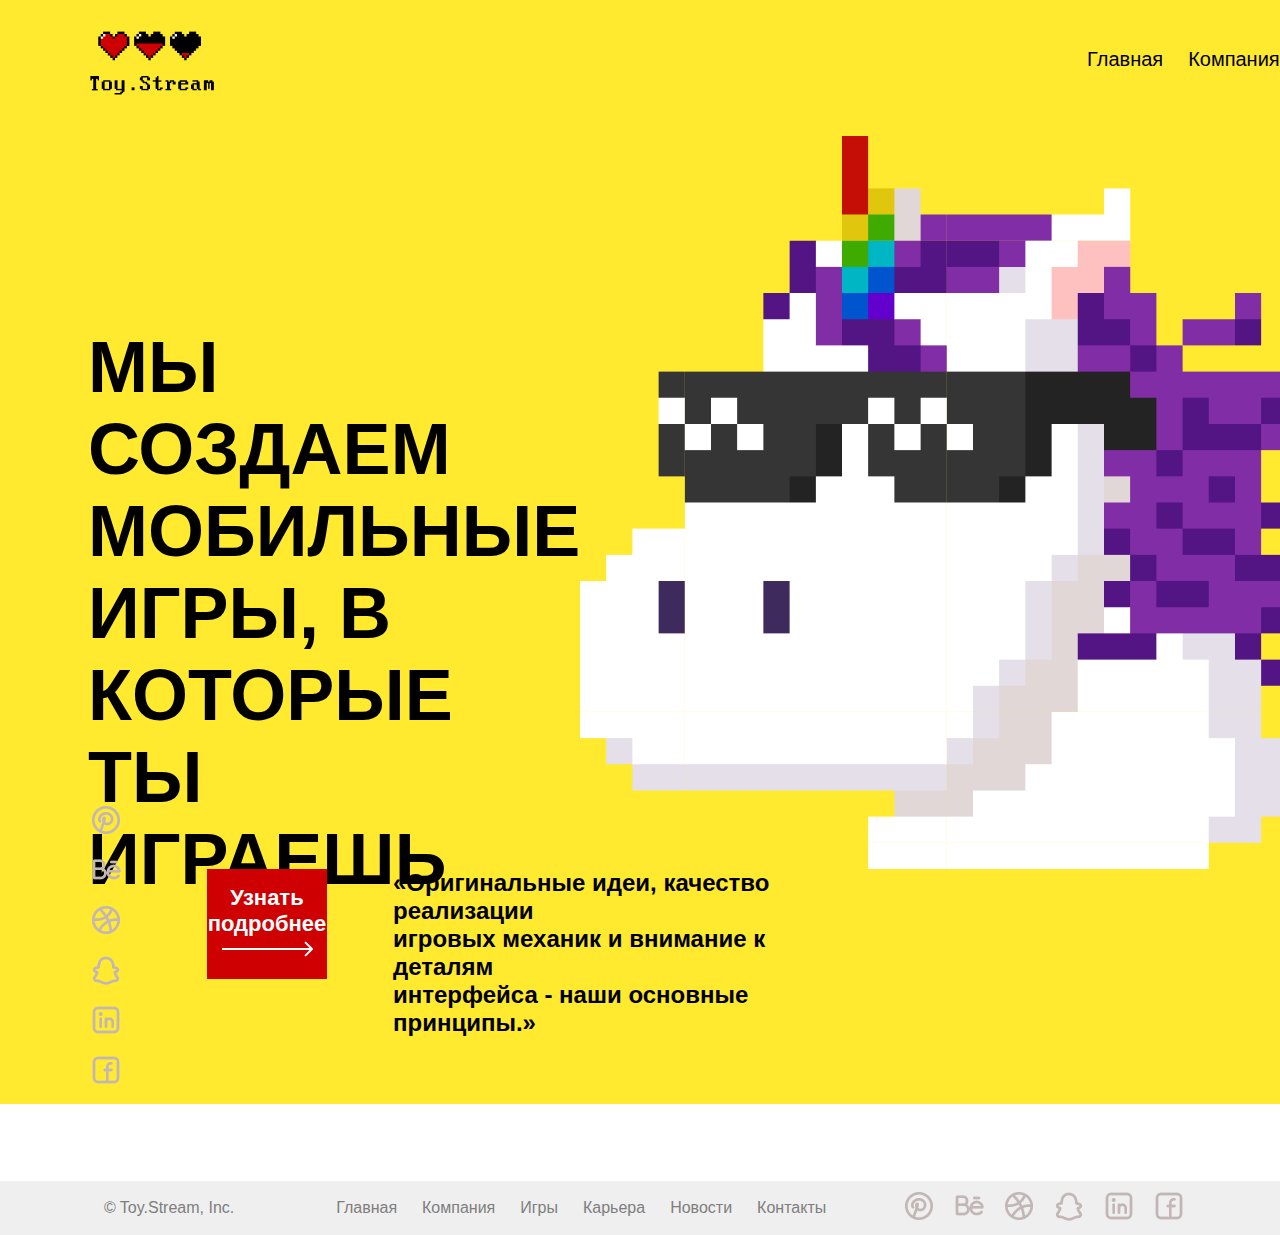
<file: Toy.Stream/index.html>
<!DOCTYPE html>
<html lang="ru">
<head>
    <meta charset="UTF-8">
    <link rel="stylesheet" href="css/main.css">
    <meta name="viewport" content="width=device-width, initial-scale=1.0">
    <title>Toy.Stream</title>
</head>
<body>
    <div class="yellow-block">
        <header>
            <div class="container">

                <div class="logo"><img src="img/logo.png" alt="logo"></div>

                <nav>
                    <ul class="menu">
                        <li class="menu-item">
                            <a href="index.html">Главная</a>
                        </li>
                        <li class="menu-item">
                            <a href="pages/company/company.html">Компания</a>
                        </li>
                        <li class="menu-item">
                            <a href="pages/games/index.html">Игры</a>
                        </li>
                        <li class="menu-item">
                            <a href="pages/career/career.html">Карьера</a>
                        </li>
                        <li class="menu-item">
                            <a href="pages/news/newss.html">Новости</a>
                        </li>
                        <li class="menu-item">
                            <a href="pages/contacts/contacts.html">Контакты</a>
                        </li>
                    </ul>
                </nav>

                <div class="lang">
                    ENG
                </div>

            </div>
        </header>

        <section class="main-section">

            <div class="container">
                <div class="first-mn-section">
                    <h1>
                        Мы создаем мобильные<br> игры, в которые ты играешь
                    </h1>

                    <div class="main-img">
                        <img src="img/Frame.png" alt="edinorog">
                    </div>
                </div>

                <div class="second-mn-section">

                    <div class="soc-links">
                        <div class="link-item"><img src="img/Pintrest.png" alt="Pintrest"></div>
                        <div class="link-item"><img src="img/Behance.png" alt="Behance"></div>
                        <div class="link-item"><img src="img/Dribbble.png" alt="Dribbble"></div>
                        <div class="link-item"><img src="img/Snapchat.png" alt="Snapchat"></div>
                        <div class="link-item"><img src="img/Linkedin.png" alt="Linkedin"></div>
                        <div class="link-item"><img src="img/Facebook.png" alt="Facebook"></div>
                    </div>

                    <button>
                        Узнать подробнее<br>
                        <svg xmlns="http://www.w3.org/2000/svg" width="91" height="16" viewBox="0 0 91 16" fill="none">
                            <path d="M90.7071 8.70711C91.0976 8.31658 91.0976 7.68342 90.7071 7.29289L84.3431 0.928932C83.9526 0.538408 83.3195 0.538408 82.9289 0.928932C82.5384 1.31946 82.5384 1.95262 82.9289 2.34315L88.5858 8L82.9289 13.6569C82.5384 14.0474 82.5384 14.6805 82.9289 15.0711C83.3195 15.4616 83.9526 15.4616 84.3431 15.0711L90.7071 8.70711ZM0 9H90V7H0V9Z" fill="white"/>
                        </svg>
                    </button>

                    <p>
                        «Оригинальные идеи, качество реализации<br> игровых механик и внимание к деталям<br>
                        интерфейса - наши основные принципы.»
                    </p>
                </div>

            </div>
        </section>
    </div>
    
    <footer>
        <p>© Toy.Stream, Inc.</p>

        <ul class="footer-menu">
            <li class="footer-menu-item">
                <a href="index.html">Главная</a>
            </li>
            <li class="footer-menu-item">
                <a href="pages/company/company.html">Компания</a>
            </li>
            <li class="footer-menu-item">
                <a href="pages/games/index.html">Игры</a>
            </li>
            <li class="footer-menu-item">
                <a href="pages/career/career.html">Карьера</a>
            </li>
            <li class="footer-menu-item">
                <a href="pages/news/newss.html">Новости</a>
            </li>
            <li class="footer-menu-item">
                <a href="pages/contacts/contacts.html">Контакты</a>
            </li>
        </ul>

        <div class="footer-soc-links">
            <div class="footer-link-item"><img src="img/Pintrest.png" alt="Pintrest"></div>
            <div class="footer-link-item"><img src="img/Behance.png" alt="Behance"></div>
            <div class="footer-link-item"><img src="img/Dribbble.png" alt="Dribbble"></div>
            <div class="footer-link-item"><img src="img/Snapchat.png" alt="Snapchat"></div>
            <div class="footer-link-item"><img src="img/Linkedin.png" alt="Linkedin"></div>
            <div class="footer-link-item"><img src="img/Facebook.png" alt="Facebook"></div>
        </div>
    </footer>
</body>
</html>
</file>
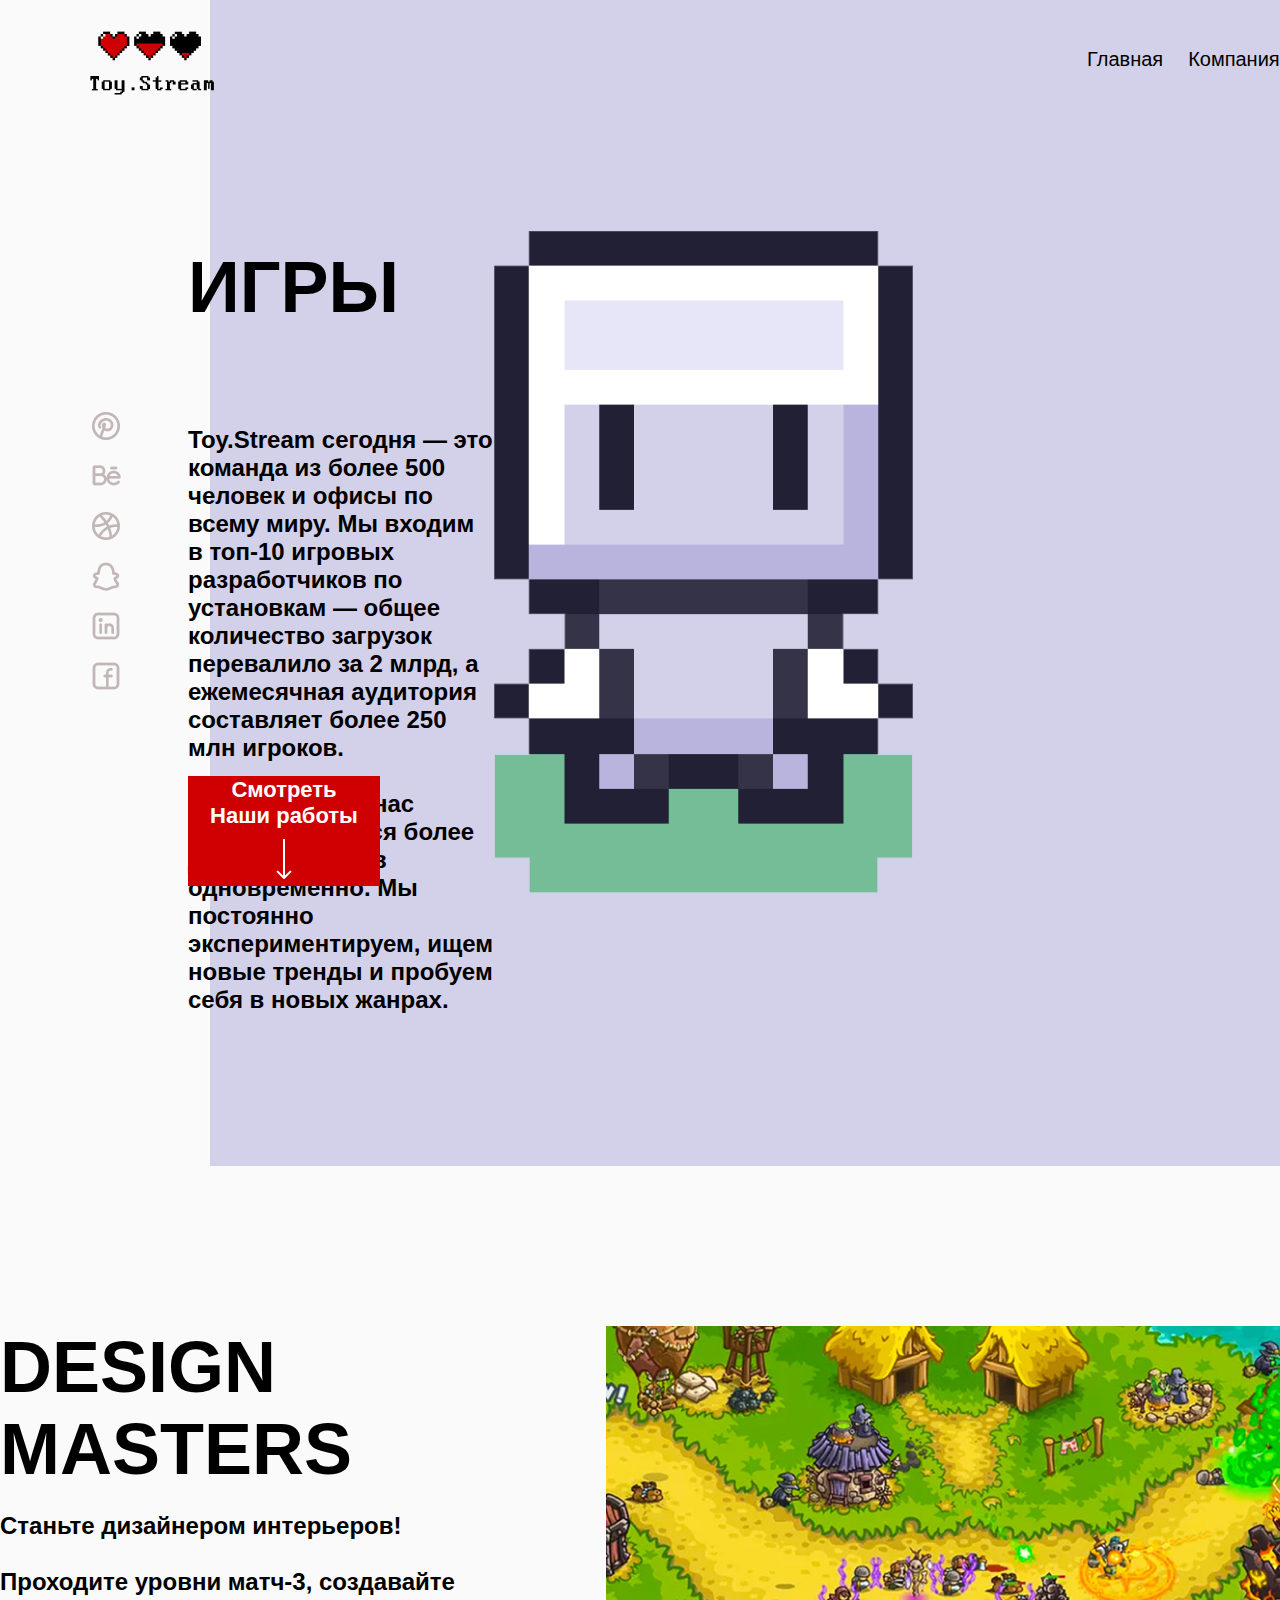
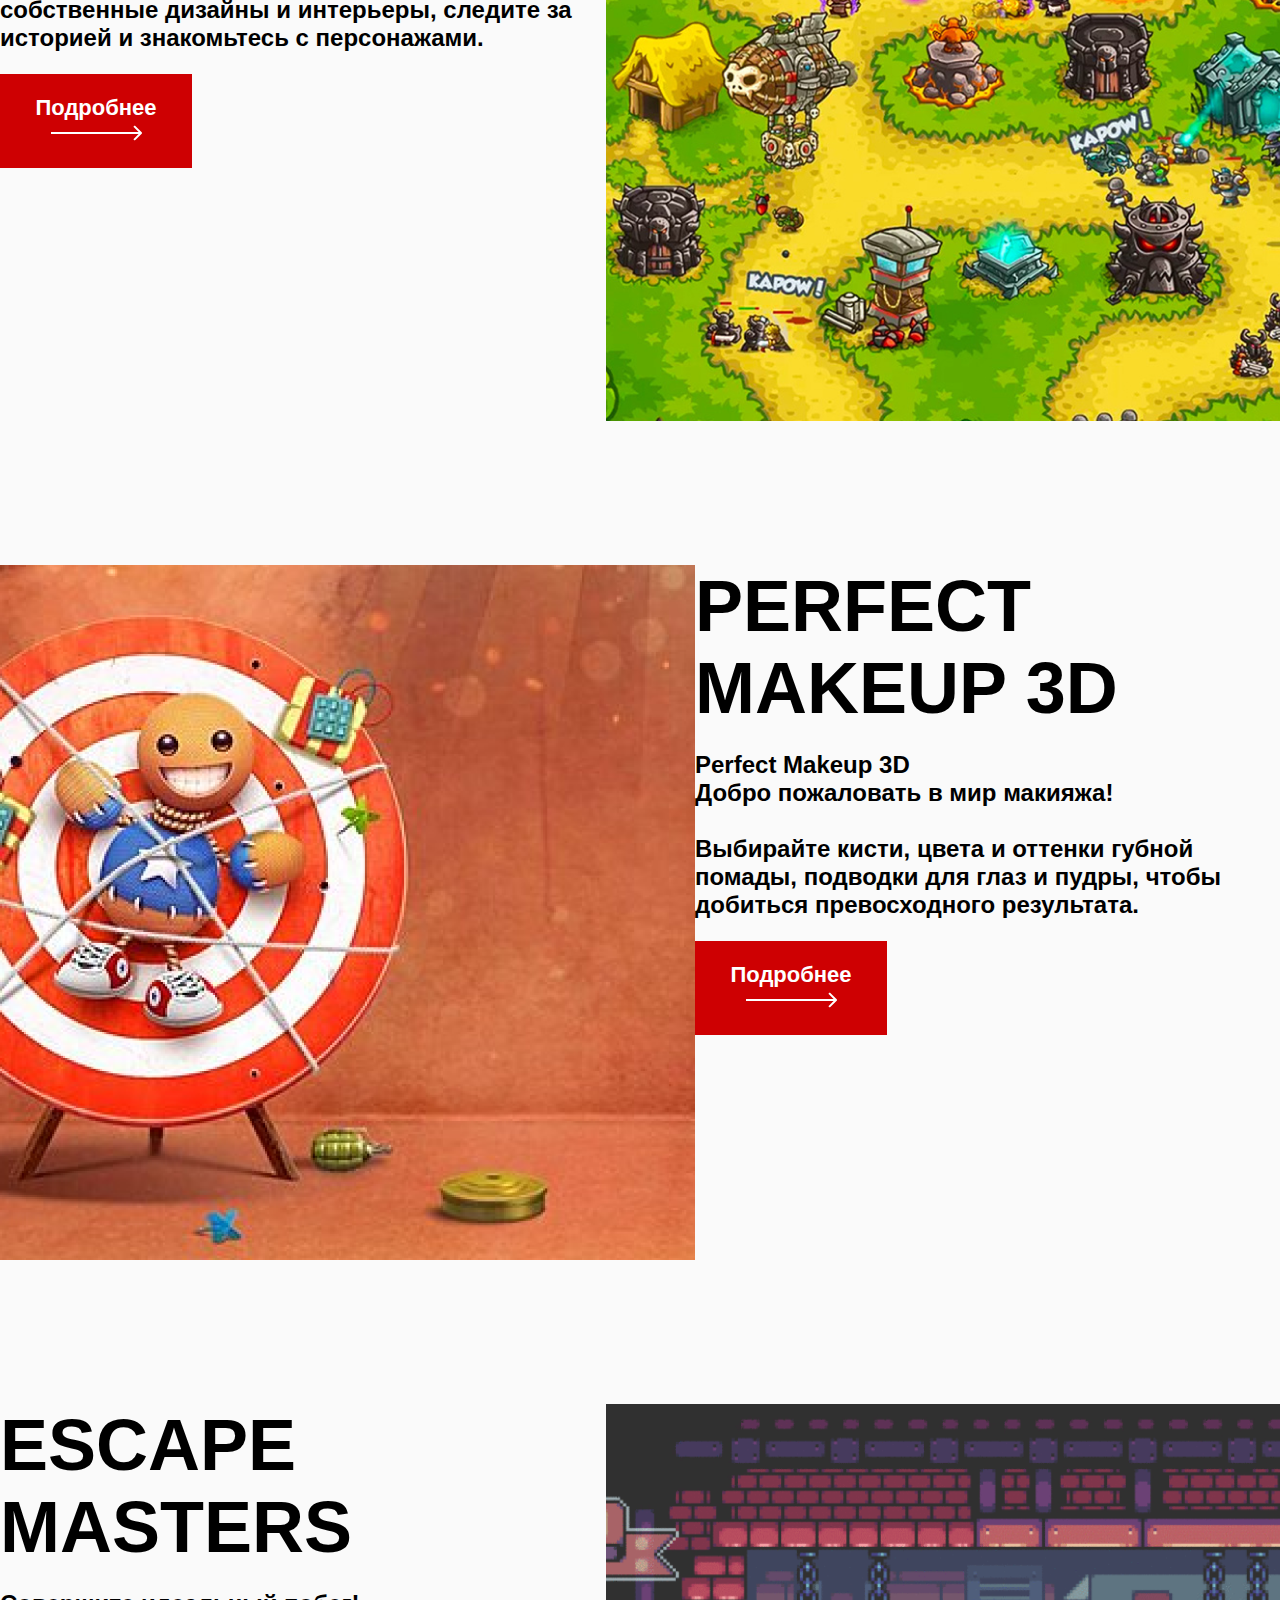
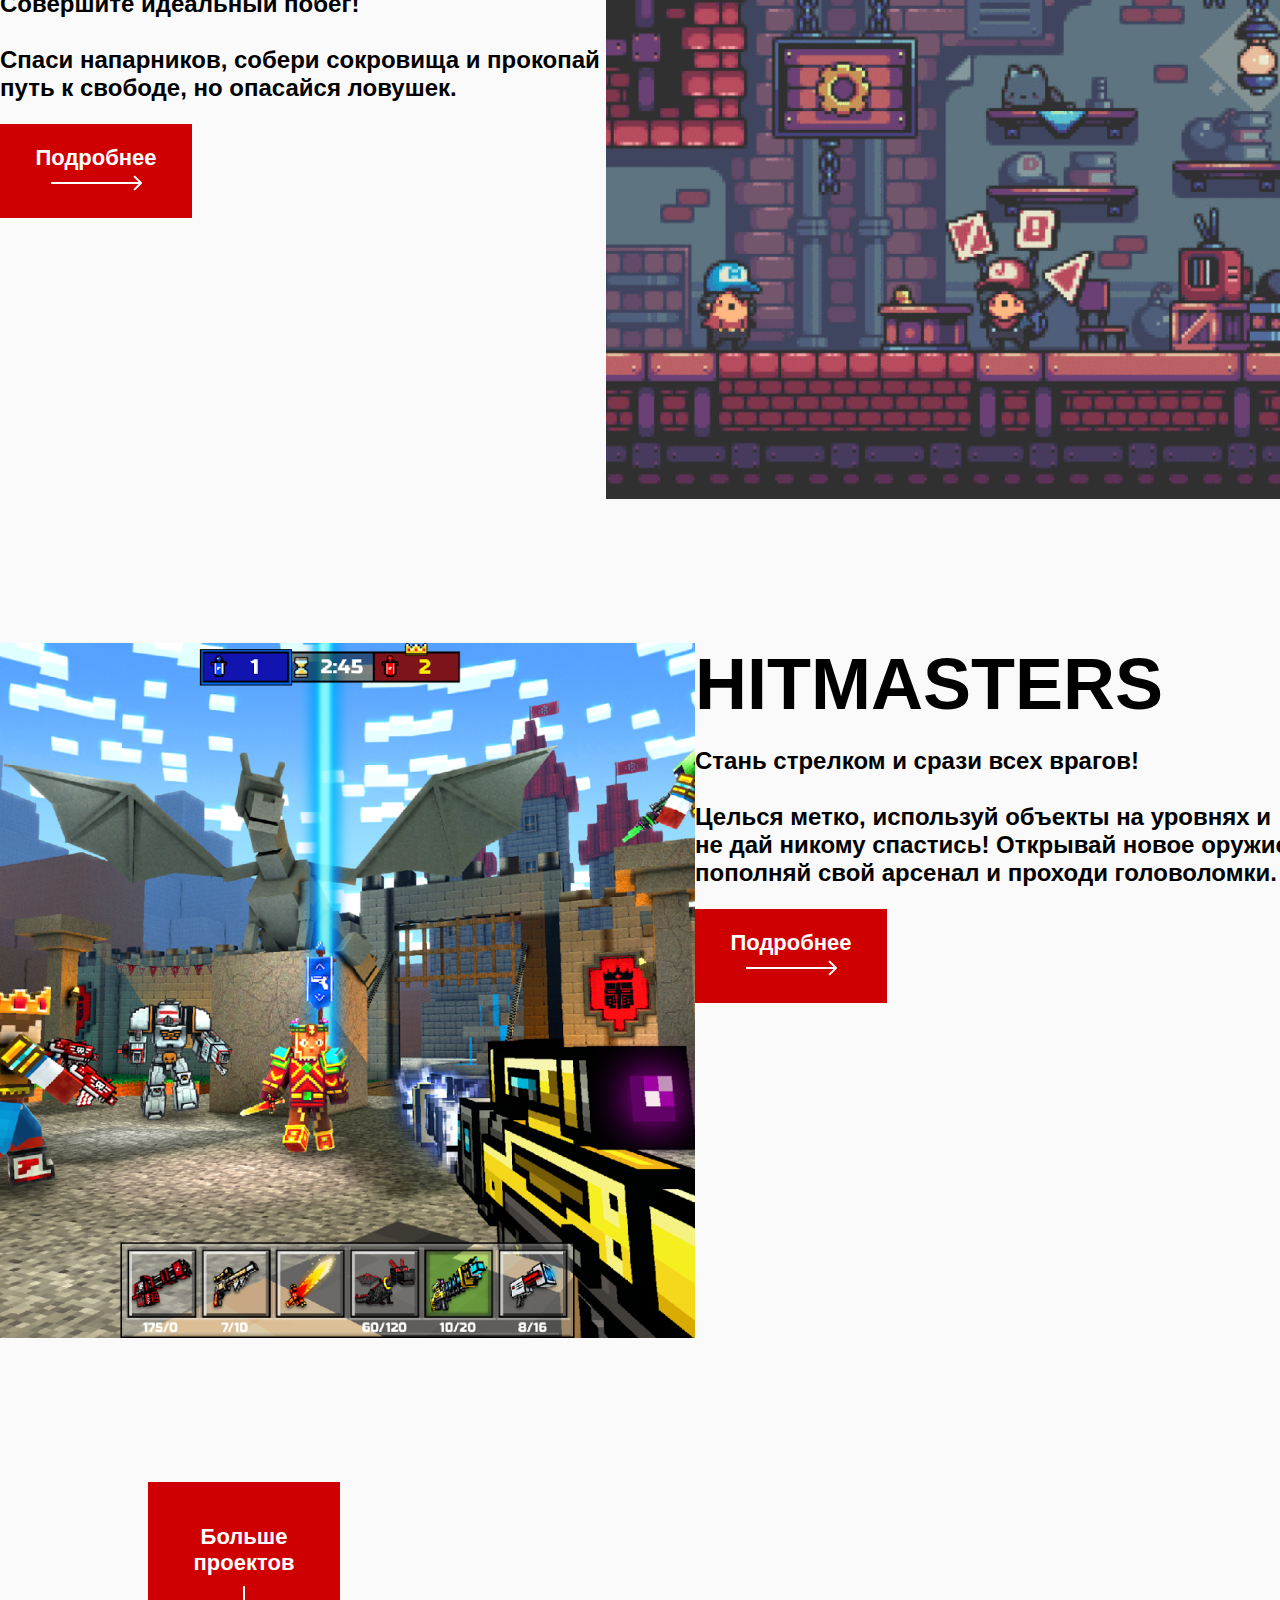
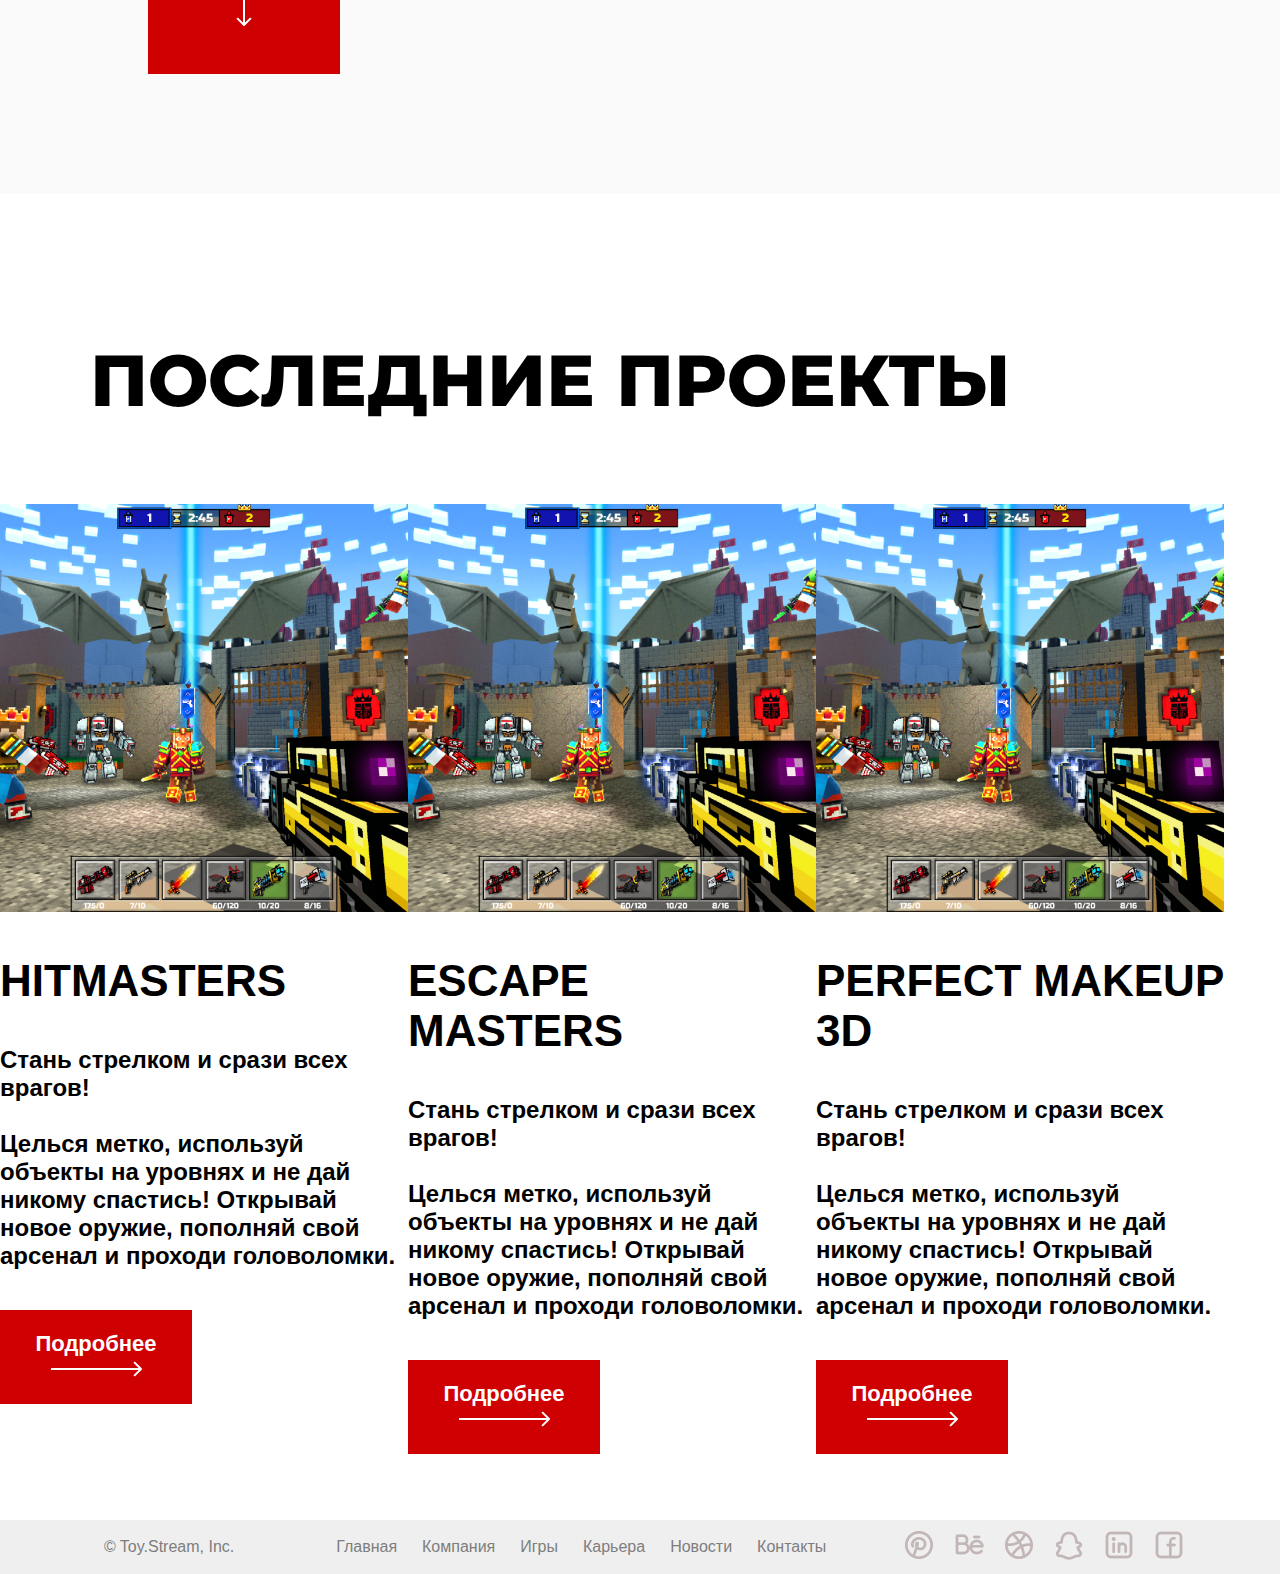
<file: Toy.Stream/pages/games/index.html>
<!DOCTYPE html>
<html lang="en">
<head>
    <meta charset="UTF-8">
    <meta name="viewport" content="width=device-width, initial-scale=1.0">
    <link rel="stylesheet" href="css/games.css">
    <title>Toy.Stream</title>
</head>
<body>
    <div class="yellow-block">
        <header>
            <div class="container">

                <div class="logo"><img src="img/logo.png" alt="logo"></div>

                <nav>
                    <ul class="menu">
                        <li class="menu-item">
                            <a href="../../index.html">Главная</a>
                        </li>
                        <li class="menu-item">
                            <a href="pages/company/company.html">Компания</a>
                        </li>
                        <li class="menu-item">
                            <a href="pages/games/index.html">Игры</a>
                        </li>
                        <li class="menu-item">
                            <a href="../career/career.html">Карьера</a>
                        </li>
                        <li class="menu-item">
                            <a href="../news/newss.html">Новости</a>
                        </li>
                        <li class="menu-item">
                            <a href="#">Контакты</a>
                        </li>
                    </ul>
                </nav>

                <div class="lang">
                    ENG
                </div>

            </div>
        </header>

        <section class="main-section">

            <div class="container">
                <div class="first-mn-section">
                    <h1>
                        Игры
                    </h1>
                </div>
                <div class="main-img">
                    <img src="img/Frame.png" alt="edinorog">
                </div>
                <div class="second-mn-section">
                    
                    <div class="soc-links">
                        <div class="link-item"><img src="img/Pintrest.png" alt="Pintrest"></div>
                        <div class="link-item"><img src="img/Behance.png" alt="Behance"></div>
                        <div class="link-item"><img src="img/Dribbble.png" alt="Dribbble"></div>
                        <div class="link-item"><img src="img/Snapchat.png" alt="Snapchat"></div>
                        <div class="link-item"><img src="img/Linkedin.png" alt="Linkedin"></div>
                        <div class="link-item"><img src="img/Facebook.png" alt="Facebook"></div>
                    </div>
                    
                        <p>
                            Toy.Stream сегодня — это команда из более 500 человек и офисы по всему миру. Мы входим в топ-10 игровых разработчиков по установкам — общее количество загрузок перевалило за 2 млрд, а ежемесячная аудитория составляет более 250 млн игроков.<br>
                            <br>
                            В разработке у нас всегда находится более десяти проектов одновременно. Мы постоянно экспериментируем, ищем новые тренды и пробуем себя в новых жанрах.
                        </p>
                    </div>
                    
                    <button>
                        <p>Смотреть<br>Наши работы<p>
                        <svg xmlns="http://www.w3.org/2000/svg" width="16" height="40" viewBox="0 0 16 40" fill="none">
                            <path d="M7.29289 39.7071C7.68342 40.0976 8.31658 40.0976 8.70711 39.7071L15.0711 33.3431C15.4616 32.9526 15.4616 32.3195 15.0711 31.9289C14.6805 31.5384 14.0474 31.5384 13.6569 31.9289L8 37.5858L2.34314 31.9289C1.95262 31.5384 1.31946 31.5384 0.928931 31.9289C0.538406 32.3195 0.538406 32.9526 0.928931 33.3431L7.29289 39.7071ZM7 -4.37114e-08L7 39L9 39L9 4.37114e-08L7 -4.37114e-08Z" fill="white"/>
                        </svg>
                    </button>
                </div>
                
            </div>
            
        </section>
    </div>

    <section class="show-games">

        <div class="games">

            <div class="game-element">
                <div class="main-game-element">
                    <h2>Design <br>Masters</h2>
                    <p>Станьте дизайнером интерьеров!<br>
                    <br>
                    Проходите уровни матч-3, создавайте собственные дизайны и интерьеры, следите за историей и знакомьтесь с персонажами.
                    </p>
                    <button>
                        Подробнее
                        <svg xmlns="http://www.w3.org/2000/svg" width="91" height="16" viewBox="0 0 91 16" fill="none">
                            <path d="M90.7071 8.70711C91.0976 8.31658 91.0976 7.68342 90.7071 7.29289L84.3431 0.928932C83.9526 0.538408 83.3195 0.538408 82.9289 0.928932C82.5384 1.31946 82.5384 1.95262 82.9289 2.34315L88.5858 8L82.9289 13.6569C82.5384 14.0474 82.5384 14.6805 82.9289 15.0711C83.3195 15.4616 83.9526 15.4616 84.3431 15.0711L90.7071 8.70711ZM0 9H90V7H0V9Z" fill="white"/>
                        </svg>
                    </button>
                </div>

                <div class="game-bg">
                    <img src="img/game-bg1.png" alt="game1">
                </div>
            </div>

            <div class="game-element">
                <div class="game-bg">
                    <img src="img/game-bg2.png" alt="game1">
                </div>
                <div class="main-game-element">
                    <h2>Perfect <br>Makeup 3D</h2>
                    <p>
                        Perfect Makeup 3D<br>
                        Добро пожаловать в мир макияжа!<br>
                        <br>
                        Выбирайте кисти, цвета и оттенки губной помады, подводки для глаз и пудры, чтобы добиться превосходного результата.
                    </p>
                    <button>
                        Подробнее
                        <svg xmlns="http://www.w3.org/2000/svg" width="91" height="16" viewBox="0 0 91 16" fill="none">
                            <path d="M90.7071 8.70711C91.0976 8.31658 91.0976 7.68342 90.7071 7.29289L84.3431 0.928932C83.9526 0.538408 83.3195 0.538408 82.9289 0.928932C82.5384 1.31946 82.5384 1.95262 82.9289 2.34315L88.5858 8L82.9289 13.6569C82.5384 14.0474 82.5384 14.6805 82.9289 15.0711C83.3195 15.4616 83.9526 15.4616 84.3431 15.0711L90.7071 8.70711ZM0 9H90V7H0V9Z" fill="white"/>
                        </svg>
                    </button>
                </div>
            </div>

            <div class="game-element">
                <div class="main-game-element">
                    <h2>Escape <br>Masters</h2>
                    <p>
                        Совершите идеальный побег!<br>
                        <br>
                        Спаси напарников, собери сокровища и прокопай путь к свободе, но опасайся ловушек.
                    </p>
                    <button>
                        Подробнее
                        <svg xmlns="http://www.w3.org/2000/svg" width="91" height="16" viewBox="0 0 91 16" fill="none">
                            <path d="M90.7071 8.70711C91.0976 8.31658 91.0976 7.68342 90.7071 7.29289L84.3431 0.928932C83.9526 0.538408 83.3195 0.538408 82.9289 0.928932C82.5384 1.31946 82.5384 1.95262 82.9289 2.34315L88.5858 8L82.9289 13.6569C82.5384 14.0474 82.5384 14.6805 82.9289 15.0711C83.3195 15.4616 83.9526 15.4616 84.3431 15.0711L90.7071 8.70711ZM0 9H90V7H0V9Z" fill="white"/>
                        </svg>
                    </button>
                </div>

                <div class="game-bg">
                    <img src="img/game-bg3.png" alt="game1">
                </div>
            </div>

            <div class="game-element">
                <div class="game-bg">
                    <img src="img/game-bg4.png" alt="game1">
                </div>
                <div class="main-game-element">
                    <h2>Hitmasters</h2>
                    <p>
                        Стань стрелком и срази всех врагов!<br>
                        <br>
                        Целься метко, используй объекты на уровнях и не дай никому спастись! Открывай новое оружие, пополняй свой арсенал и проходи головоломки.
                    </p>
                    <button>
                        Подробнее
                        <svg xmlns="http://www.w3.org/2000/svg" width="91" height="16" viewBox="0 0 91 16" fill="none">
                            <path d="M90.7071 8.70711C91.0976 8.31658 91.0976 7.68342 90.7071 7.29289L84.3431 0.928932C83.9526 0.538408 83.3195 0.538408 82.9289 0.928932C82.5384 1.31946 82.5384 1.95262 82.9289 2.34315L88.5858 8L82.9289 13.6569C82.5384 14.0474 82.5384 14.6805 82.9289 15.0711C83.3195 15.4616 83.9526 15.4616 84.3431 15.0711L90.7071 8.70711ZM0 9H90V7H0V9Z" fill="white"/>
                        </svg>
                    </button>
                </div>
            </div>

            <div class="end-btn">
                <button>
                    Больше<br> проектов<br>
                    <svg xmlns="http://www.w3.org/2000/svg" width="16" height="40" viewBox="0 0 16 40" fill="none">
                        <path d="M7.29289 39.7071C7.68342 40.0976 8.31658 40.0976 8.70711 39.7071L15.0711 33.3431C15.4616 32.9526 15.4616 32.3195 15.0711 31.9289C14.6805 31.5384 14.0474 31.5384 13.6569 31.9289L8 37.5858L2.34314 31.9289C1.95262 31.5384 1.31946 31.5384 0.928931 31.9289C0.538406 32.3195 0.538406 32.9526 0.928931 33.3431L7.29289 39.7071ZM7 -4.37114e-08L7 39L9 39L9 4.37114e-08L7 -4.37114e-08Z" fill="white"/>
                    </svg>
                </button>
            </div>
    </section>

    <section class="project-list">
        <h2>Последние проекты</h2>

        <div class="projects">

            <div class="poject-element">
                <img src="img/game-bg4.png" alt="game-4" height="408px" width="408px">
                <p class="proj-element-title">Hitmasters</p>
                <p class="proj-element-subtitle">
                    Стань стрелком и срази всех врагов!<br>
                    <br>
                    Целься метко, используй объекты на уровнях и не дай никому спастись! Открывай новое оружие, пополняй свой арсенал и проходи головоломки.
                </p>
                <button>
                    Подробнее
                    <svg xmlns="http://www.w3.org/2000/svg" width="91" height="16" viewBox="0 0 91 16" fill="none">
                        <path d="M90.7071 8.70711C91.0976 8.31658 91.0976 7.68342 90.7071 7.29289L84.3431 0.928932C83.9526 0.538408 83.3195 0.538408 82.9289 0.928932C82.5384 1.31946 82.5384 1.95262 82.9289 2.34315L88.5858 8L82.9289 13.6569C82.5384 14.0474 82.5384 14.6805 82.9289 15.0711C83.3195 15.4616 83.9526 15.4616 84.3431 15.0711L90.7071 8.70711ZM0 9H90V7H0V9Z" fill="white"/>
                    </svg>
                </button>
            </div>

            <div class="poject-element">
                <img src="img/game-bg4.png" alt="game-4" height="408px" width="408px">
                <p class="proj-element-title">Escape Masters</p>
                <p class="proj-element-subtitle">
                    Стань стрелком и срази всех врагов!<br>
                    <br>
                    Целься метко, используй объекты на уровнях и не дай никому спастись! Открывай новое оружие, пополняй свой арсенал и проходи головоломки.
                </p>
                <button>
                    Подробнее
                    <svg xmlns="http://www.w3.org/2000/svg" width="91" height="16" viewBox="0 0 91 16" fill="none">
                        <path d="M90.7071 8.70711C91.0976 8.31658 91.0976 7.68342 90.7071 7.29289L84.3431 0.928932C83.9526 0.538408 83.3195 0.538408 82.9289 0.928932C82.5384 1.31946 82.5384 1.95262 82.9289 2.34315L88.5858 8L82.9289 13.6569C82.5384 14.0474 82.5384 14.6805 82.9289 15.0711C83.3195 15.4616 83.9526 15.4616 84.3431 15.0711L90.7071 8.70711ZM0 9H90V7H0V9Z" fill="white"/>
                    </svg>
                </button>
            </div>

            <div class="poject-element">
                <img src="img/game-bg4.png" alt="game-4" height="408px" width="408px">
                <p class="proj-element-title">Perfect Makeup 3D</p>
                <p class="proj-element-subtitle">
                    Стань стрелком и срази всех врагов!<br>
                    <br>
                    Целься метко, используй объекты на уровнях и не дай никому спастись! Открывай новое оружие, пополняй свой арсенал и проходи головоломки.
                </p>
                <button>
                    Подробнее
                    <svg xmlns="http://www.w3.org/2000/svg" width="91" height="16" viewBox="0 0 91 16" fill="none">
                        <path d="M90.7071 8.70711C91.0976 8.31658 91.0976 7.68342 90.7071 7.29289L84.3431 0.928932C83.9526 0.538408 83.3195 0.538408 82.9289 0.928932C82.5384 1.31946 82.5384 1.95262 82.9289 2.34315L88.5858 8L82.9289 13.6569C82.5384 14.0474 82.5384 14.6805 82.9289 15.0711C83.3195 15.4616 83.9526 15.4616 84.3431 15.0711L90.7071 8.70711ZM0 9H90V7H0V9Z" fill="white"/>
                    </svg>
                </button>
            </div>

        </div>

    </section>

    <footer>
        <p>© Toy.Stream, Inc.</p>

        <ul class="footer-menu">
            <li class="footer-menu-item">
                <a href="#">Главная</a>
            </li>
            <li class="footer-menu-item">
                <a href="#">Компания</a>
            </li>
            <li class="footer-menu-item">
                <a href="index.html">Игры</a>
            </li>
            <li class="footer-menu-item">
                <a href="#">Карьера</a>
            </li>
            <li class="footer-menu-item">
                <a href="#">Новости</a>
            </li>
            <li class="footer-menu-item">
                <a href="#">Контакты</a>
            </li>
        </ul>

        <div class="footer-soc-links">
            <div class="footer-link-item"><img src="img/Pintrest.png" alt="Pintrest"></div>
            <div class="footer-link-item"><img src="img/Behance.png" alt="Behance"></div>
            <div class="footer-link-item"><img src="img/Dribbble.png" alt="Dribbble"></div>
            <div class="footer-link-item"><img src="img/Snapchat.png" alt="Snapchat"></div>
            <div class="footer-link-item"><img src="img/Linkedin.png" alt="Linkedin"></div>
            <div class="footer-link-item"><img src="img/Facebook.png" alt="Facebook"></div>
        </div>
    </footer>
</body>
</html>
</file>
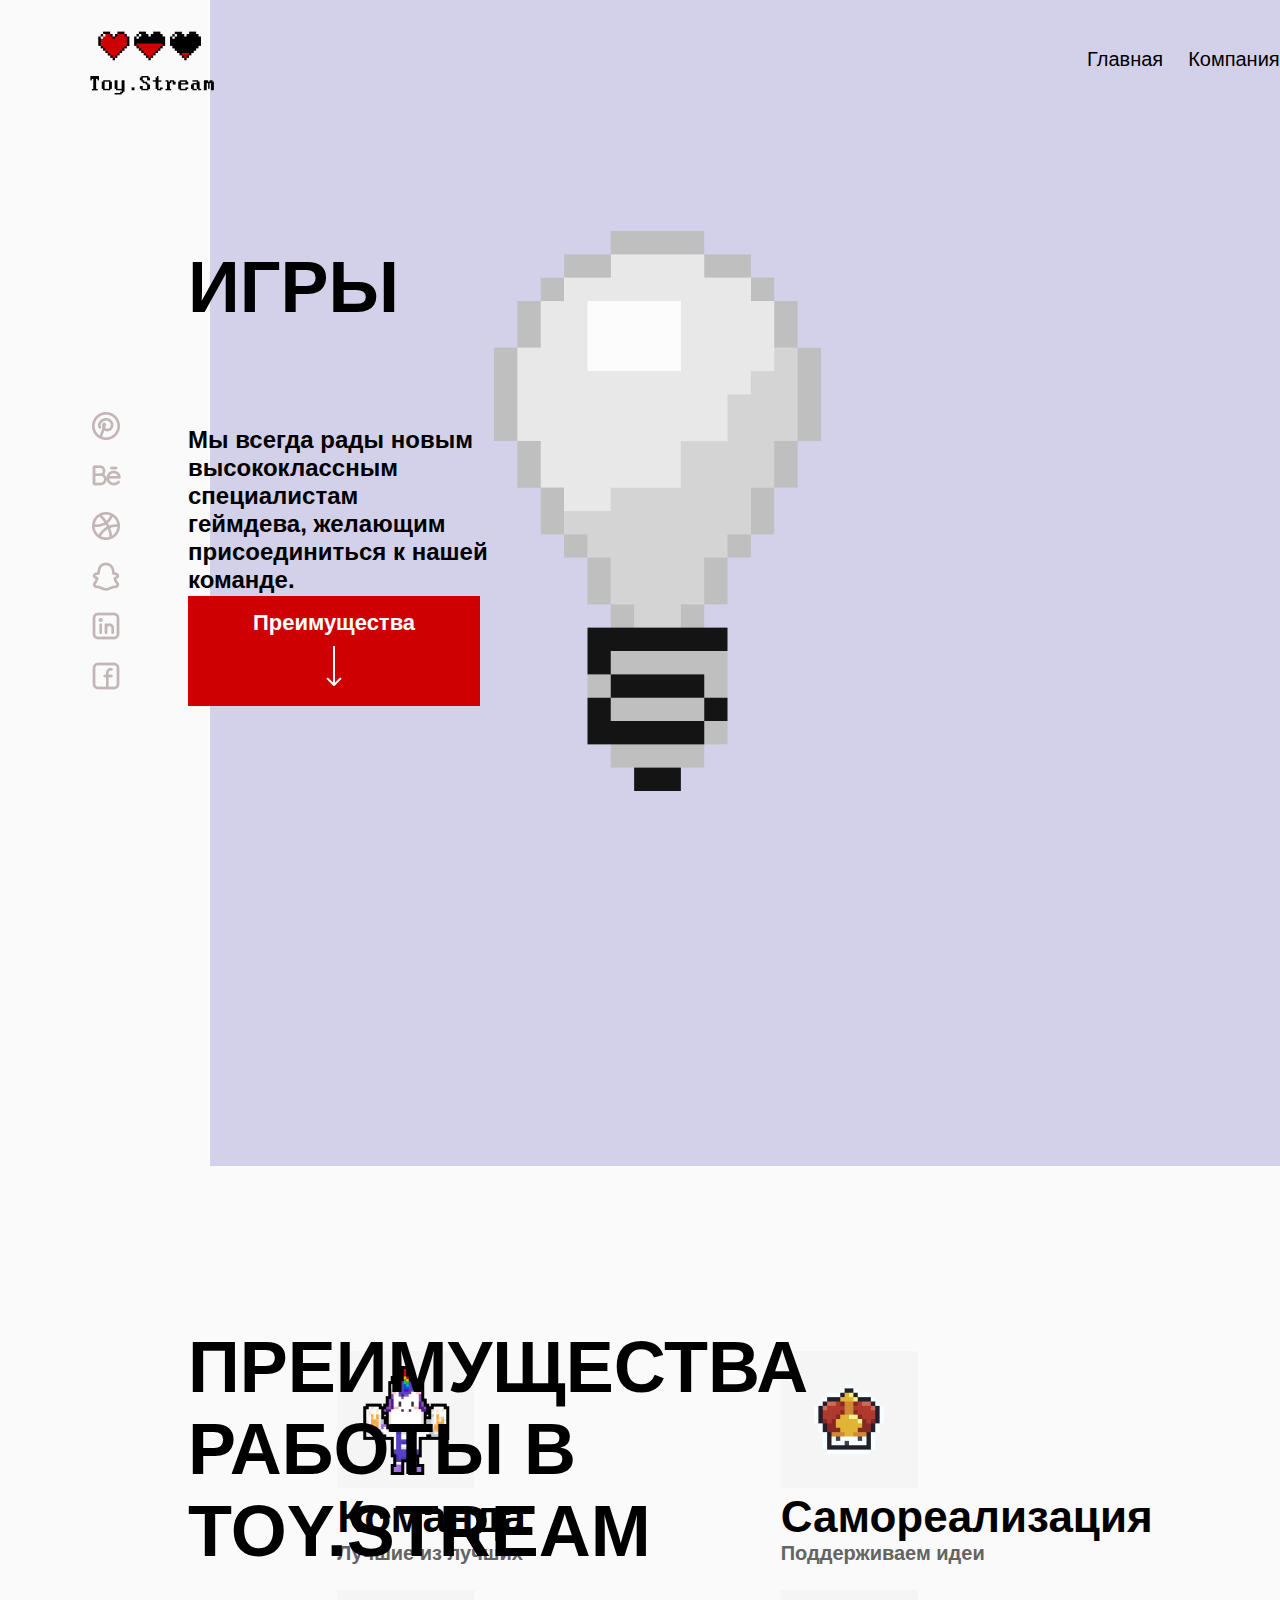
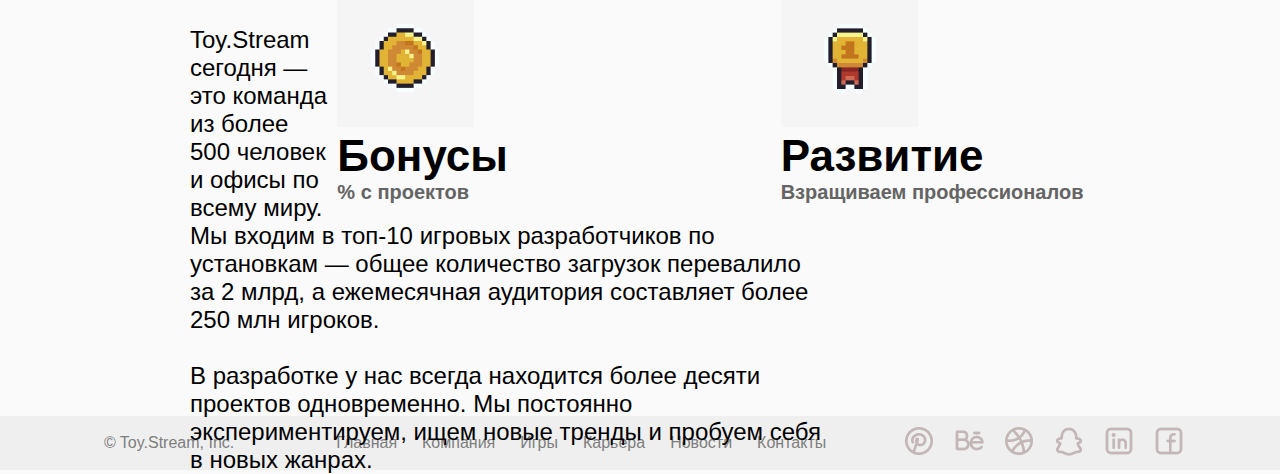
<file: Toy.Stream/pages/career/career.html>
<!DOCTYPE html>
<html lang="en">
<head>
    <meta charset="UTF-8">
    <meta name="viewport" content="width=device-width, initial-scale=1.0">
    <link rel="stylesheet" href="css/careermain.css">
    <title>Toy.Stream</title>
</head>
<body>
    <div class="yellow-block">
        <header>
            <div class="container">

                <div class="logo"><img src="img/logo.png" alt="logo"></div>

                <nav>
                    <ul class="menu">
                        <li class="menu-item">
                            <a href="../../index.html">Главная</a>
                        </li>
                        <li class="menu-item">
                            <a href="../company/company.html">Компания</a>
                        </li>
                        <li class="menu-item">
                            <a href="../games/index.html">Игры</a>
                        </li>
                        <li class="menu-item">
                            <a href="career.html">Карьера</a>
                        </li>
                        <li class="menu-item">
                            <a href="../news/newss.html">Новости</a>
                        </li>
                        <li class="menu-item">
                            <a href="../news/newss.html">Контакты</a>
                        </li>
                    </ul>
                </nav>

                <div class="lang">
                    ENG
                </div>

            </div>
        </header>

        <section class="main-section">

            <div class="container">
                <div class="first-mn-section">
                    <h1>
                        Игры
                    </h1>
                </div>
                <div class="main-img">
                    <img src="img/Frame.png" alt="edinorog">
                </div>
                <div class="second-mn-section">
                    
                    <div class="soc-links">
                        <div class="link-item"><img src="img/Pintrest.png" alt="Pintrest"></div>
                        <div class="link-item"><img src="img/Behance.png" alt="Behance"></div>
                        <div class="link-item"><img src="img/Dribbble.png" alt="Dribbble"></div>
                        <div class="link-item"><img src="img/Snapchat.png" alt="Snapchat"></div>
                        <div class="link-item"><img src="img/Linkedin.png" alt="Linkedin"></div>
                        <div class="link-item"><img src="img/Facebook.png" alt="Facebook"></div>
                    </div>
                    
                        <p>
                            Мы всегда рады новым высококлассным специалистам<br> геймдева, желающим
                            присоединиться к нашей команде.
                        </p>
                    </div>
                    
                    <button>
                        <p>Преимущества<p>
                        <svg xmlns="http://www.w3.org/2000/svg" width="16" height="40" viewBox="0 0 16 40" fill="none">
                            <path d="M7.29289 39.7071C7.68342 40.0976 8.31658 40.0976 8.70711 39.7071L15.0711 33.3431C15.4616 32.9526 15.4616 32.3195 15.0711 31.9289C14.6805 31.5384 14.0474 31.5384 13.6569 31.9289L8 37.5858L2.34314 31.9289C1.95262 31.5384 1.31946 31.5384 0.928931 31.9289C0.538406 32.3195 0.538406 32.9526 0.928931 33.3431L7.29289 39.7071ZM7 -4.37114e-08L7 39L9 39L9 4.37114e-08L7 -4.37114e-08Z" fill="white"/>
                        </svg>
                    </button>
                </div>
                
            </div>
            
        </section>
    </div>

    <section class="stats-section">

        <div class="third-mn-section">
            <div class="stats">

                <div class="flex-lots">

                    <div class="first-half">

                        <div class="stats-item">
                            <img src="img/icon1.png" alt="iconka" class="yacheika">
                            <p class="main-text-lot">Команда</p>
                            <p class="sub-text-lot">Лучшие из лучших</p>
                        </div>

                        <div class="stats-item">
                            <img src="img/icon2.png" alt="iconka2" class="yacheika">
                            <p class="main-text-lot">Бонусы</p>
                            <p class="sub-text-lot">% с проектов</p>
                        </div>
                    </div>

                    <div class="second-half">
                        <div class="stats-item">
                            <img src="img/icon3.png" alt="iconka3" class="yacheika">
                            <p class="main-text-lot">Самореализация</p>
                            <p class="sub-text-lot">Поддерживаем идеи</p>
                        </div>

                        <div class="stats-item">
                            <img src="img/icon4.png" alt="iconka4" class="yacheika">
                            <p class="main-text-lot">Развитие</p>
                            <p class="sub-text-lot">Взращиваем профессионалов</p>
                        </div>

                    </div>

                </div>
                
            </div>
        </div>

    </section>

    <section class="main-section">

        <div class="container">
            <div class="first-mn-section">
                <h1>
                    Преимущества работы в Toy.Stream
                </h1>
            </div>

            <div class="last-mn-section">
                <p>
                    Toy.Stream сегодня — это команда из более 500 человек и офисы по всему миру. Мы входим в топ-10 игровых разработчиков по установкам — общее количество загрузок перевалило за 2 млрд, а ежемесячная аудитория составляет более 250 млн игроков.<br>
                    <br>
                    В разработке у нас всегда находится более десяти проектов одновременно. Мы постоянно экспериментируем, ищем новые тренды и пробуем себя в новых жанрах.
                </p>
            </div>

        </div>

    </section>

    <footer>
        <p>© Toy.Stream, Inc.</p>

        <ul class="footer-menu">
            <li class="footer-menu-item">
                <a href="../../index.html">Главная</a>
            </li>
            <li class="footer-menu-item">
                <a href="../company/company.html">Компания</a>
            </li>
            <li class="footer-menu-item">
                <a href="../games/index.html">Игры</a>
            </li>
            <li class="footer-menu-item">
                <a href="../career/career.html">Карьера</a>
            </li>
            <li class="footer-menu-item">
                <a href="../news/newss.html">Новости</a>
            </li>
            <li class="footer-menu-item">
                <a href="../contacts/contacts.html">Контакты</a>
            </li>
        </ul>

        <div class="footer-soc-links">
            <div class="footer-link-item"><img src="img/Pintrest.png" alt="Pintrest"></div>
            <div class="footer-link-item"><img src="img/Behance.png" alt="Behance"></div>
            <div class="footer-link-item"><img src="img/Dribbble.png" alt="Dribbble"></div>
            <div class="footer-link-item"><img src="img/Snapchat.png" alt="Snapchat"></div>
            <div class="footer-link-item"><img src="img/Linkedin.png" alt="Linkedin"></div>
            <div class="footer-link-item"><img src="img/Facebook.png" alt="Facebook"></div>
        </div>
    </footer>

</body>
</html>
</file>
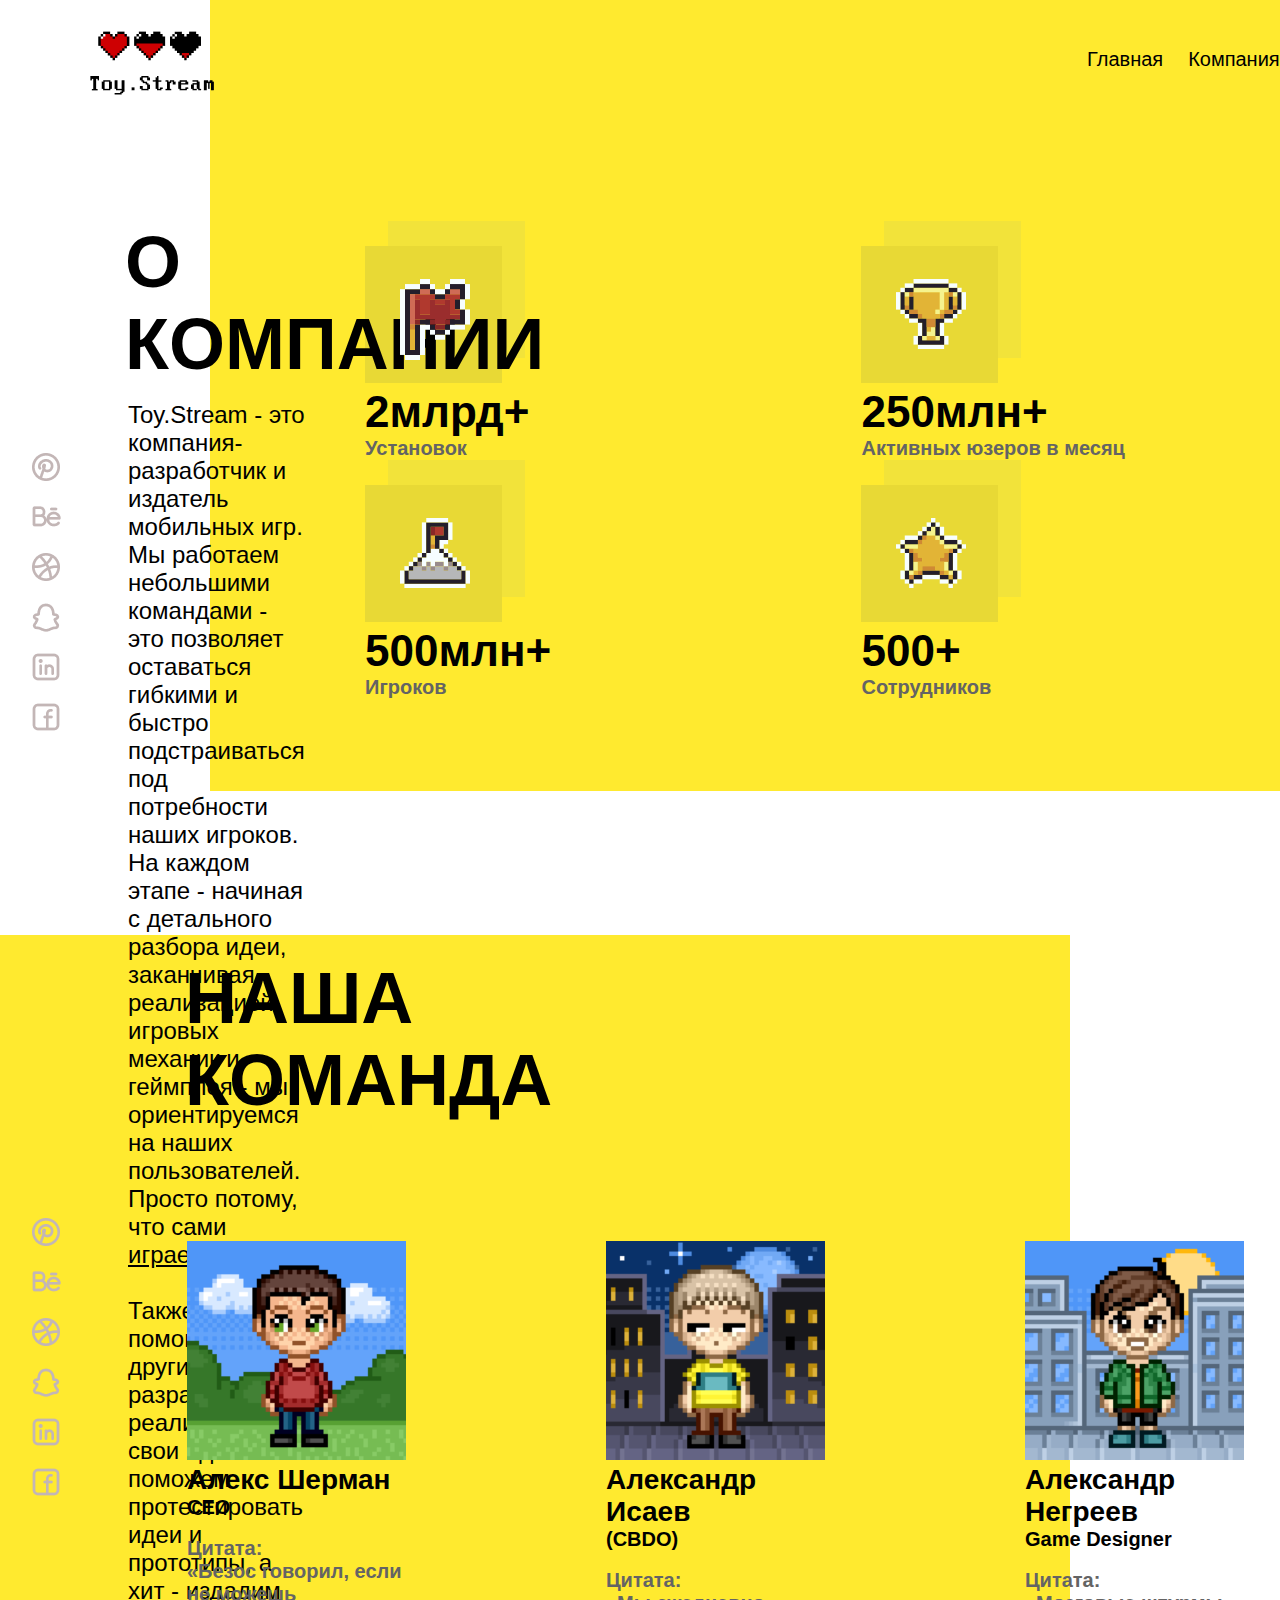
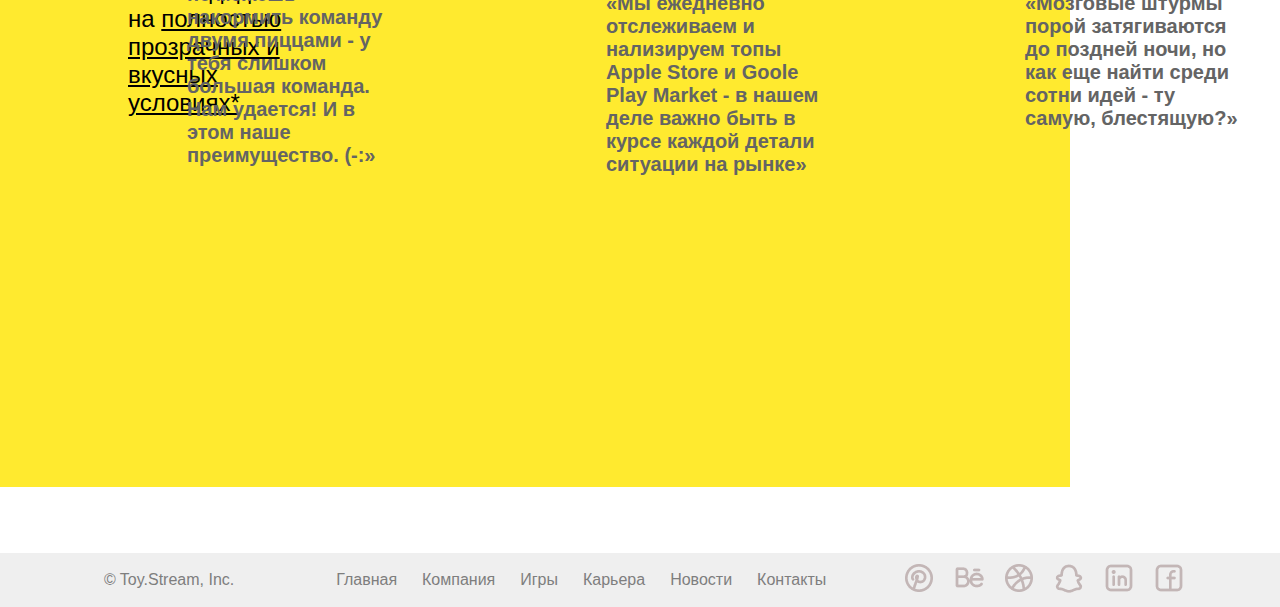
<file: Toy.Stream/pages/company/company.html>
<!DOCTYPE html>
<html lang="en">
<head>
    <meta charset="UTF-8">
    <link rel="stylesheet" href="css/aboutcomp.css">
    <meta name="viewport" content="width=device-width, initial-scale=1.0">
    <title>Toy.Stream</title>
</head>
<body>
    <div class="yellow-block">
        <header>
            <div class="container">

                <div class="logo"><img src="img/logo.png" alt="logo"></div>

                <nav>
                    <ul class="menu">
                        <li class="menu-item">
                            <a href="../../index.html">Главная</a>
                        </li>
                        <li class="menu-item">
                            <a href="company.html">Компания</a>
                        </li>
                        <li class="menu-item">
                            <a href="../games/index.html">Игры</a>
                        </li>
                        <li class="menu-item">
                            <a href="../career/career.html">Карьера</a>
                        </li>
                        <li class="menu-item">
                            <a href="../news/newss.html">Новости</a>
                        </li>
                        <li class="menu-item">
                            <a href="../contacts/contacts.html">Контакты</a>
                        </li>
                    </ul>
                </nav>

                <div class="lang">
                    ENG
                </div>

            </div>

        </header>

        <section class="stats-section">

            <div class="third-mn-section">

                <div class="stats">
                    <div class="flex-lots">
                        <div class="first-half">
                            <div class="stats-item">
                                <svg xmlns="http://www.w3.org/2000/svg" width="70" height="81" viewBox="0 0 70 81" fill="none" class="flag">
                                    <g clip-path="url(#clip0_2040_1729)">
                                    <path d="M20.0002 75.9375H5.00024V81H20.0002V75.9375Z" fill="#F7FEFF"/>
                                    <path d="M20.0002 45.5625H15.0002V70.875H10.0002V15.1875H20.0002V10.125H5.00024V75.9375H20.0002V45.5625Z" fill="#231E2B"/>
                                    <path d="M5 10.125H0V75.9375H5V10.125Z" fill="#F7FEFF"/>
                                    <path d="M45 55.6875H35V60.75H45V55.6875Z" fill="#F7FEFF"/>
                                    <path d="M49.9998 50.625H44.9998V55.6875H49.9998V50.625Z" fill="#F7FEFF"/>
                                    <path d="M45 50.625H35V55.6875H45V50.625Z" fill="#231E2B"/>
                                    <path d="M34.9998 50.625H29.9998V55.6875H34.9998V50.625Z" fill="#F7FEFF"/>
                                    <path d="M14.9998 50.625H9.99976V70.875H14.9998V50.625Z" fill="#E2B436"/>
                                    <path d="M65 45.5625H50V50.625H65V45.5625Z" fill="#F7FEFF"/>
                                    <path d="M49.9998 45.5625H44.9998V50.625H49.9998V45.5625Z" fill="#231E2B"/>
                                    <path d="M45 45.5625H35V50.625H45V45.5625Z" fill="#892727"/>
                                    <path d="M34.9998 45.5625H29.9998V50.625H34.9998V45.5625Z" fill="#231E2B"/>
                                    <path d="M20 45.5625V75.9375H25V50.625H30V45.5625H20Z" fill="#F7FEFF"/>
                                    <path d="M14.9998 45.5625H9.99976V50.625H14.9998V45.5625Z" fill="#CF8934"/>
                                    <path d="M49.9998 40.5H44.9998V45.5625H49.9998V40.5Z" fill="#892727"/>
                                    <path d="M34.9998 40.5H29.9998V45.5625H34.9998V40.5Z" fill="#892727"/>
                                    <path d="M30 40.5H20V45.5625H30V40.5Z" fill="#231E2B"/>
                                    <path d="M20 40.5H15V45.5625H20V40.5Z" fill="#892727"/>
                                    <path d="M69.9998 30.375H64.9998V45.5625H69.9998V30.375Z" fill="#F7FEFF"/>
                                    <path d="M50 35.4375V20.25H45V25.3125H35V20.25H30V35.4375H20V20.25H15V40.5H35V45.5625H45V40.5H60V35.4375H50Z" fill="#9A2D2D"/>
                                    <path d="M14.9998 15.1875H9.99976V45.5625H14.9998V15.1875Z" fill="#CF6B55"/>
                                    <path d="M60 40.5H50V45.5625H65V30.375H60V40.5Z" fill="#231E2B"/>
                                    <path d="M65.0002 20.25H60.0002V30.375H65.0002V20.25Z" fill="#F7FEFF"/>
                                    <path d="M60 20.25H55V30.375H60V20.25Z" fill="#231E2B"/>
                                    <path d="M45 20.25H35V25.3125H45V20.25Z" fill="#B0392E"/>
                                    <path d="M49.9998 20.25V35.4375H59.9998V30.375H54.9998V20.25H59.9998V15.1875H44.9998V20.25H49.9998Z" fill="#B0392E"/>
                                    <path d="M45 15.1875H35V20.25H45V15.1875Z" fill="#231E2B"/>
                                    <path d="M15 15.1875V20.25H20V35.4375H30V20.25H35V15.1875H15Z" fill="#B0392E"/>
                                    <path d="M69.9998 5.0625H64.9998V20.25H69.9998V5.0625Z" fill="#F7FEFF"/>
                                    <path d="M60 10.125H50V15.1875H60V10.125Z" fill="#CF6B55"/>
                                    <path d="M49.9998 10.125H44.9998V15.1875H49.9998V10.125Z" fill="#231E2B"/>
                                    <path d="M45 10.125H35V15.1875H45V10.125Z" fill="#F7FEFF"/>
                                    <path d="M34.9998 10.125H29.9998V15.1875H34.9998V10.125Z" fill="#231E2B"/>
                                    <path d="M30 10.125H20V15.1875H30V10.125Z" fill="#CF6B55"/>
                                    <path d="M60 10.125V20.25H65V5.0625H50V10.125H60Z" fill="#231E2B"/>
                                    <path d="M49.9998 5.0625H44.9998V10.125H49.9998V5.0625Z" fill="#F7FEFF"/>
                                    <path d="M34.9998 5.0625H29.9998V10.125H34.9998V5.0625Z" fill="#F7FEFF"/>
                                    <path d="M30 5.0625H20V10.125H30V5.0625Z" fill="#231E2B"/>
                                    <path d="M20.0002 5.0625H5.00024V10.125H20.0002V5.0625Z" fill="#F7FEFF"/>
                                    <path d="M65 0H50V5.0625H65V0Z" fill="#F7FEFF"/>
                                    <path d="M30 0H20V5.0625H30V0Z" fill="#F7FEFF"/>
                                    </g>
                                    <defs>
                                    <clipPath id="clip0_2040_1729">
                                        <rect width="70" height="81" fill="white"/>
                                    </clipPath>
                                    </defs>
                                </svg>

                                <svg xmlns="http://www.w3.org/2000/svg" width="160" height="162" viewBox="0 0 160 162" fill="none">
                                    <rect x="23" width="137" height="137" fill="#F2E33A"/>
                                    <rect y="25" width="137" height="137" fill="#E8D935"/>
                                </svg>
                                <p class="main-text-lot">2млрд+</p>
                                <p class="sub-text-lot">Установок</p>
                            </div>

                            <div class="stats-item">
                                <svg xmlns="http://www.w3.org/2000/svg" width="70" height="70" viewBox="0 0 70 70" fill="none" class="flag">
                                    <g clip-path="url(#clip0_2040_1845)">
                                    <path d="M65.625 65.625H4.375V70H65.625V65.625Z" fill="#F7FEFF"/>
                                    <path d="M65.625 52.5H61.25V61.25H8.75V52.5H4.375V65.625H65.625V52.5Z" fill="#231E2B"/>
                                    <path d="M4.375 52.5H0V65.625H4.375V52.5Z" fill="#F7FEFF"/>
                                    <path d="M70 52.5H65.625V65.625H70V52.5Z" fill="#F7FEFF"/>
                                    <path d="M65.625 48.125H61.25V52.5H65.625V48.125Z" fill="#F7FEFF"/>
                                    <path d="M61.25 48.125H56.875V52.5H61.25V48.125Z" fill="#231E2B"/>
                                    <path d="M56.875 48.125H48.125V52.5H43.75V48.125H35V52.5H30.625V48.125H26.25V52.5H21.875V48.125H13.125V52.5H8.75V61.25H61.25V52.5H56.875V48.125Z" fill="#B6B7B8"/>
                                    <path d="M48.125 48.125H43.75V52.5H48.125V48.125Z" fill="#998B8C"/>
                                    <path d="M35 48.125H30.625V52.5H35V48.125Z" fill="#998B8C"/>
                                    <path d="M26.25 48.125H21.875V52.5H26.25V48.125Z" fill="#998B8C"/>
                                    <path d="M13.125 48.125H8.75V52.5H13.125V48.125Z" fill="#231E2B"/>
                                    <path d="M8.75 48.125H4.375V52.5H8.75V48.125Z" fill="#F7FEFF"/>
                                    <path d="M61.25 43.75H56.875V48.125H61.25V43.75Z" fill="#F7FEFF"/>
                                    <path d="M56.875 43.75H52.5V48.125H56.875V43.75Z" fill="#231E2B"/>
                                    <path d="M52.5 43.75H48.125V48.125H52.5V43.75Z" fill="#998B8C"/>
                                    <path d="M43.75 43.75H35V48.125H43.75V43.75Z" fill="#998B8C"/>
                                    <path d="M30.625 43.75H26.25V48.125H30.625V43.75Z" fill="#998B8C"/>
                                    <path d="M26.25 48.125V43.75H30.625V48.125H35V43.75H43.75V48.125H48.125V39.375H43.75V35H39.375V30.625H30.625V35H26.25V39.375H21.875V48.125H26.25Z" fill="#F7FEFF"/>
                                    <path d="M21.875 43.75H17.5V48.125H21.875V43.75Z" fill="#998B8C"/>
                                    <path d="M17.5 43.75H13.125V48.125H17.5V43.75Z" fill="#231E2B"/>
                                    <path d="M13.125 43.75H8.75V48.125H13.125V43.75Z" fill="#F7FEFF"/>
                                    <path d="M56.875 39.375H52.5V43.75H56.875V39.375Z" fill="#F7FEFF"/>
                                    <path d="M52.5 39.375H48.125V43.75H52.5V39.375Z" fill="#231E2B"/>
                                    <path d="M21.875 39.375H17.5V43.75H21.875V39.375Z" fill="#231E2B"/>
                                    <path d="M17.5 39.375H13.125V43.75H17.5V39.375Z" fill="#F7FEFF"/>
                                    <path d="M52.5 35H48.125V39.375H52.5V35Z" fill="#F7FEFF"/>
                                    <path d="M48.125 35H43.75V39.375H48.125V35Z" fill="#231E2B"/>
                                    <path d="M26.25 35H21.875V39.375H26.25V35Z" fill="#231E2B"/>
                                    <path d="M21.875 35H17.5V39.375H21.875V35Z" fill="#F7FEFF"/>
                                    <path d="M48.125 30.625H43.75V35H48.125V30.625Z" fill="#F7FEFF"/>
                                    <path d="M43.75 30.625H39.375V35H43.75V30.625Z" fill="#231E2B"/>
                                    <path d="M26.25 4.375H21.875V35H26.25V4.375Z" fill="#F7FEFF"/>
                                    <path d="M35 26.25H30.625V30.625H35V26.25Z" fill="#CF8934"/>
                                    <path d="M39.375 21.875V30.625H43.75V26.25H48.125V21.875H39.375Z" fill="#F7FEFF"/>
                                    <path d="M35 17.5H30.625V26.25H35V17.5Z" fill="#E2B436"/>
                                    <path d="M43.75 8.75H35V17.5H43.75V8.75Z" fill="#B0392E"/>
                                    <path d="M35 8.75H30.625V17.5H35V8.75Z" fill="#892727"/>
                                    <path d="M52.5 4.375H48.125V21.875H52.5V4.375Z" fill="#F7FEFF"/>
                                    <path d="M26.25 35H30.625V8.75H43.75V17.5H35V30.625H39.375V21.875H48.125V4.375H26.25V35Z" fill="#231E2B"/>
                                    <path d="M48.125 0H26.25V4.375H48.125V0Z" fill="#F7FEFF"/>
                                    </g>
                                    <defs>
                                    <clipPath id="clip0_2040_1845">
                                        <rect width="70" height="70" fill="white"/>
                                    </clipPath>
                                    </defs>
                                </svg>

                                <svg xmlns="http://www.w3.org/2000/svg" width="160" height="162" viewBox="0 0 160 162" fill="none" class="yacheika">
                                    <rect x="23" width="137" height="137" fill="#F2E33A"/>
                                    <rect y="25" width="137" height="137" fill="#E8D935"/>
                                </svg>
                                <p class="main-text-lot">500млн+</p>
                                <p class="sub-text-lot">Игроков</p>
                            </div>
                        </div>

                        <div class="second-half">
                            <div class="stats-item">
                                    <svg xmlns="http://www.w3.org/2000/svg" width="70" height="70" viewBox="0 0 70 70" fill="none" class="flag">
                                        <g clip-path="url(#clip0_2040_1779)">
                                        <path d="M48.125 65.625H21.875V70H48.125V65.625Z" fill="#F7FEFF"/>
                                        <path d="M52.5 56.875H48.125V65.625H52.5V56.875Z" fill="#F7FEFF"/>
                                        <path d="M43.75 61.25H26.25V56.875H21.875V65.625H48.125V56.875H43.75V61.25Z" fill="#231E2B"/>
                                        <path d="M43.75 56.875H39.375V61.25H43.75V56.875Z" fill="#F5F38E"/>
                                        <path d="M39.375 56.875H30.625V61.25H39.375V56.875Z" fill="#E2B436"/>
                                        <path d="M30.625 56.875H26.25V61.25H30.625V56.875Z" fill="#F5F38E"/>
                                        <path d="M21.875 56.875H17.5V65.625H21.875V56.875Z" fill="#F7FEFF"/>
                                        <path d="M26.25 43.75H21.875V56.875H26.25V43.75Z" fill="#F7FEFF"/>
                                        <path d="M35 52.5H30.625V56.875H39.375V48.125H35V52.5Z" fill="#F5F38E"/>
                                        <path d="M35 48.125H30.625V52.5H35V48.125Z" fill="#E2B436"/>
                                        <path d="M48.125 43.75H43.75V56.875H48.125V43.75Z" fill="#F7FEFF"/>
                                        <path d="M26.25 56.875H30.625V39.375H21.875V43.75H26.25V56.875Z" fill="#231E2B"/>
                                        <path d="M56.875 39.375H48.125V43.75H56.875V39.375Z" fill="#F7FEFF"/>
                                        <path d="M39.375 39.375V56.875H43.75V43.75H48.125V39.375H39.375Z" fill="#231E2B"/>
                                        <path d="M39.375 39.375H30.625V48.125H39.375V39.375Z" fill="#CF8934"/>
                                        <path d="M21.875 39.375H13.125V43.75H21.875V39.375Z" fill="#F7FEFF"/>
                                        <path d="M61.25 35H56.875V39.375H61.25V35Z" fill="#F7FEFF"/>
                                        <path d="M56.875 35H48.125V39.375H56.875V35Z" fill="#231E2B"/>
                                        <path d="M48.125 35H43.75V39.375H48.125V35Z" fill="#CF8934"/>
                                        <path d="M39.375 35V30.625H43.75V13.125H17.5V30.625H21.875V35H26.25V39.375H43.75V35H39.375Z" fill="#E2B436"/>
                                        <path d="M26.25 35H21.875V39.375H26.25V35Z" fill="#CF8934"/>
                                        <path d="M21.875 35H13.125V39.375H21.875V35Z" fill="#231E2B"/>
                                        <path d="M13.125 35H8.75V39.375H13.125V35Z" fill="#F7FEFF"/>
                                        <path d="M65.625 30.625H61.25V35H65.625V30.625Z" fill="#F7FEFF"/>
                                        <path d="M61.25 30.625H56.875V35H61.25V30.625Z" fill="#231E2B"/>
                                        <path d="M56.875 30.625H48.125V35H56.875V30.625Z" fill="#CF8934"/>
                                        <path d="M48.125 30.625H43.75V35H48.125V30.625Z" fill="#E2B436"/>
                                        <path d="M43.75 30.625H39.375V35H43.75V30.625Z" fill="#F5F38E"/>
                                        <path d="M21.875 30.625H13.125V35H21.875V30.625Z" fill="#CF8934"/>
                                        <path d="M13.125 30.625H8.75V35H13.125V30.625Z" fill="#231E2B"/>
                                        <path d="M8.75 30.625H4.375V35H8.75V30.625Z" fill="#F7FEFF"/>
                                        <path d="M61.25 26.25H56.875V30.625H61.25V26.25Z" fill="#CF8934"/>
                                        <path d="M17.5 17.5H13.125V30.625H17.5V17.5Z" fill="#231E2B"/>
                                        <path d="M13.125 26.25H8.75V30.625H13.125V26.25Z" fill="#CF8934"/>
                                        <path d="M8.75 13.125H4.375V30.625H8.75V13.125Z" fill="#231E2B"/>
                                        <path d="M65.625 13.125H61.25V30.625H65.625V13.125Z" fill="#231E2B"/>
                                        <path d="M56.875 17.5H52.5V30.625H56.875V17.5Z" fill="#231E2B"/>
                                        <path d="M13.125 17.5H8.75V26.25H13.125V17.5Z" fill="#E2B436"/>
                                        <path d="M4.375 13.125H0V30.625H4.375V13.125Z" fill="#F7FEFF"/>
                                        <path d="M61.25 17.5H56.875V26.25H61.25V17.5Z" fill="#E2B436"/>
                                        <path d="M70 13.125H65.625V30.625H70V13.125Z" fill="#F7FEFF"/>
                                        <path d="M61.25 13.125H56.875V17.5H61.25V13.125Z" fill="#F5F38E"/>
                                        <path d="M56.875 13.125H52.5V17.5H56.875V13.125Z" fill="#CF8934"/>
                                        <path d="M52.5 13.125H48.125V30.625H52.5V13.125Z" fill="#E2B436"/>
                                        <path d="M17.5 13.125H13.125V17.5H17.5V13.125Z" fill="#CF8934"/>
                                        <path d="M13.125 13.125H8.75V17.5H13.125V13.125Z" fill="#F5F38E"/>
                                        <path d="M65.625 8.75H61.25V13.125H65.625V8.75Z" fill="#F7FEFF"/>
                                        <path d="M61.25 8.75H52.5V13.125H61.25V8.75Z" fill="#231E2B"/>
                                        <path d="M43.75 13.125V30.625H48.125V13.125H52.5V8.75H17.5V13.125H43.75Z" fill="#F5F38E"/>
                                        <path d="M17.5 8.75H8.75V13.125H17.5V8.75Z" fill="#231E2B"/>
                                        <path d="M8.75 8.75H4.375V13.125H8.75V8.75Z" fill="#F7FEFF"/>
                                        <path d="M61.25 4.375H52.5V8.75H61.25V4.375Z" fill="#F7FEFF"/>
                                        <path d="M52.5 4.375H17.5V8.75H52.5V4.375Z" fill="#231E2B"/>
                                        <path d="M17.5 4.375H8.75V8.75H17.5V4.375Z" fill="#F7FEFF"/>
                                        <path d="M52.5 0H17.5V4.375H52.5V0Z" fill="#F7FEFF"/>
                                        </g>
                                        <defs>
                                        <clipPath id="clip0_2040_1779">
                                            <rect width="70" height="70" fill="white"/>
                                        </clipPath>
                                        </defs>
                                    </svg>

                                <svg xmlns="http://www.w3.org/2000/svg" width="160" height="162" viewBox="0 0 160 162" fill="none" class="yacheika">
                                    <rect x="23" width="137" height="137" fill="#F2E33A"/>
                                    <rect y="25" width="137" height="137" fill="#E8D935"/>
                                </svg>
                                <p class="main-text-lot">250млн+</p>
                                <p class="sub-text-lot">Активных юзеров в месяц</p>
                            </div>

                            <div class="stats-item">
                                    <svg xmlns="http://www.w3.org/2000/svg" width="70" height="70" viewBox="0 0 70 70" fill="none" class="flag">
                                        <g clip-path="url(#clip0_2040_1898)">
                                        <path d="M56.875 65.625H52.5V70H56.875V65.625Z" fill="#F7FEFF"/>
                                        <path d="M17.5 65.625H13.125V70H17.5V65.625Z" fill="#F7FEFF"/>
                                        <path d="M61.25 61.25H56.875V65.625H61.25V61.25Z" fill="#F7FEFF"/>
                                        <path d="M56.875 61.25H52.5V65.625H56.875V61.25Z" fill="#231E2B"/>
                                        <path d="M52.5 61.25H43.75V65.625H52.5V61.25Z" fill="#F7FEFF"/>
                                        <path d="M26.25 61.25H17.5V65.625H26.25V61.25Z" fill="#F7FEFF"/>
                                        <path d="M17.5 61.25H13.125V65.625H17.5V61.25Z" fill="#231E2B"/>
                                        <path d="M13.125 61.25H8.75V65.625H13.125V61.25Z" fill="#F7FEFF"/>
                                        <path d="M65.625 52.5H61.25V61.25H65.625V52.5Z" fill="#F7FEFF"/>
                                        <path d="M56.875 56.875H52.5V61.25H56.875V56.875Z" fill="#E2B436"/>
                                        <path d="M52.5 56.875H43.75V61.25H52.5V56.875Z" fill="#231E2B"/>
                                        <path d="M43.75 56.875H26.25V61.25H43.75V56.875Z" fill="#F7FEFF"/>
                                        <path d="M26.25 56.875H17.5V61.25H26.25V56.875Z" fill="#231E2B"/>
                                        <path d="M17.5 56.875H13.125V61.25H17.5V56.875Z" fill="#CF8934"/>
                                        <path d="M13.125 52.5H8.75V61.25H13.125V52.5Z" fill="#231E2B"/>
                                        <path d="M61.25 52.5H56.875V61.25H61.25V52.5Z" fill="#231E2B"/>
                                        <path d="M56.875 52.5H52.5V56.875H56.875V52.5Z" fill="#F5F38E"/>
                                        <path d="M52.5 52.5H48.125V56.875H52.5V52.5Z" fill="#E2B436"/>
                                        <path d="M48.125 52.5H43.75V56.875H48.125V52.5Z" fill="#CF8934"/>
                                        <path d="M43.75 52.5H26.25V56.875H43.75V52.5Z" fill="#231E2B"/>
                                        <path d="M26.25 52.5H21.875V56.875H26.25V52.5Z" fill="#CF8934"/>
                                        <path d="M21.875 52.5H17.5V56.875H21.875V52.5Z" fill="#E2B436"/>
                                        <path d="M17.5 52.5H13.125V56.875H17.5V52.5Z" fill="#F5F38E"/>
                                        <path d="M8.75 52.5H4.375V61.25H8.75V52.5Z" fill="#F7FEFF"/>
                                        <path d="M39.375 48.125H26.25V52.5H39.375V48.125Z" fill="#CF8934"/>
                                        <path d="M17.5 35H13.125V52.5H17.5V35Z" fill="#231E2B"/>
                                        <path d="M13.125 35H8.75V52.5H13.125V35Z" fill="#F7FEFF"/>
                                        <path d="M52.5 43.75H48.125V52.5H52.5V43.75Z" fill="#F5F38E"/>
                                        <path d="M21.875 43.75H17.5V52.5H21.875V43.75Z" fill="#F5F38E"/>
                                        <path d="M26.25 43.75V39.375H21.875V35H17.5V43.75H26.25Z" fill="#CF8934"/>
                                        <path d="M61.25 35H56.875V52.5H61.25V35Z" fill="#F7FEFF"/>
                                        <path d="M56.875 35H52.5V52.5H56.875V35Z" fill="#231E2B"/>
                                        <path d="M48.125 39.375H43.75V43.75H52.5V35H48.125V39.375Z" fill="#CF8934"/>
                                        <path d="M65.625 30.625H61.25V35H65.625V30.625Z" fill="#F7FEFF"/>
                                        <path d="M61.25 30.625H56.875V35H61.25V30.625Z" fill="#231E2B"/>
                                        <path d="M56.875 30.625H52.5V35H56.875V30.625Z" fill="#CF8934"/>
                                        <path d="M17.5 30.625V35H21.875V39.375H26.25V43.75H21.875V52.5H26.25V48.125H39.375V52.5H48.125V43.75H43.75V39.375H48.125V35H52.5V30.625H48.125V26.25H43.75V21.875H39.375V17.5H30.625V21.875H26.25V26.25H21.875V30.625H17.5Z" fill="#E2B436"/>
                                        <path d="M17.5 30.625H13.125V35H17.5V30.625Z" fill="#CF8934"/>
                                        <path d="M13.125 30.625H8.75V35H13.125V30.625Z" fill="#231E2B"/>
                                        <path d="M8.75 30.625H4.375V35H8.75V30.625Z" fill="#F7FEFF"/>
                                        <path d="M70 26.25H65.625V30.625H70V26.25Z" fill="#F7FEFF"/>
                                        <path d="M65.625 26.25H61.25V30.625H65.625V26.25Z" fill="#231E2B"/>
                                        <path d="M61.25 26.25H48.125V30.625H61.25V26.25Z" fill="#F5F38E"/>
                                        <path d="M21.875 26.25H8.75V30.625H21.875V26.25Z" fill="#F5F38E"/>
                                        <path d="M8.75 26.25H4.375V30.625H8.75V26.25Z" fill="#231E2B"/>
                                        <path d="M4.375 26.25H0V30.625H4.375V26.25Z" fill="#F7FEFF"/>
                                        <path d="M65.625 21.875H61.25V26.25H65.625V21.875Z" fill="#F7FEFF"/>
                                        <path d="M61.25 21.875H48.125V26.25H61.25V21.875Z" fill="#231E2B"/>
                                        <path d="M48.125 21.875H43.75V26.25H48.125V21.875Z" fill="#F5F38E"/>
                                        <path d="M26.25 21.875H21.875V26.25H26.25V21.875Z" fill="#CF8934"/>
                                        <path d="M21.875 21.875H8.75V26.25H21.875V21.875Z" fill="#231E2B"/>
                                        <path d="M8.75 21.875H4.375V26.25H8.75V21.875Z" fill="#F7FEFF"/>
                                        <path d="M61.25 17.5H48.125V21.875H61.25V17.5Z" fill="#F7FEFF"/>
                                        <path d="M48.125 17.5H43.75V21.875H48.125V17.5Z" fill="#231E2B"/>
                                        <path d="M43.75 17.5H39.375V21.875H43.75V17.5Z" fill="#F5F38E"/>
                                        <path d="M30.625 17.5H26.25V21.875H30.625V17.5Z" fill="#CF8934"/>
                                        <path d="M26.25 17.5H21.875V21.875H26.25V17.5Z" fill="#231E2B"/>
                                        <path d="M21.875 17.5H8.75V21.875H21.875V17.5Z" fill="#F7FEFF"/>
                                        <path d="M48.125 8.75H43.75V17.5H48.125V8.75Z" fill="#F7FEFF"/>
                                        <path d="M39.375 17.5V8.75H35V13.125H30.625V17.5H39.375Z" fill="#F5F38E"/>
                                        <path d="M30.625 13.125H26.25V17.5H30.625V13.125Z" fill="#231E2B"/>
                                        <path d="M26.25 13.125H21.875V17.5H26.25V13.125Z" fill="#F7FEFF"/>
                                        <path d="M43.75 8.75H39.375V17.5H43.75V8.75Z" fill="#231E2B"/>
                                        <path d="M35 8.75H30.625V13.125H35V8.75Z" fill="#231E2B"/>
                                        <path d="M30.625 8.75H26.25V13.125H30.625V8.75Z" fill="#F7FEFF"/>
                                        <path d="M43.75 4.375H39.375V8.75H43.75V4.375Z" fill="#F7FEFF"/>
                                        <path d="M39.375 4.375H35V8.75H39.375V4.375Z" fill="#231E2B"/>
                                        <path d="M35 4.375H30.625V8.75H35V4.375Z" fill="#F7FEFF"/>
                                        <path d="M39.375 0H35V4.375H39.375V0Z" fill="#F7FEFF"/>
                                        </g>
                                        <defs>
                                        <clipPath id="clip0_2040_1898">
                                            <rect width="70" height="70" fill="white"/>
                                        </clipPath>
                                        </defs>
                                    </svg>

                                <svg xmlns="http://www.w3.org/2000/svg" width="160" height="162" viewBox="0 0 160 162" fill="none" class="yacheika">
                                    <rect x="23" width="137" height="137" fill="#F2E33A"/>
                                    <rect y="25" width="137" height="137" fill="#E8D935"/>
                                </svg>
                                <p class="main-text-lot">500+</p>
                                <p class="sub-text-lot">Сотрудников</p>
                            </div>
                        </div>
                    </div>
                </div>
            </div>

        </section>

        <section class="main-section">

            <div class="container">
                <div class="first-mn-section">
                    <h1>
                        О Компании
                    </h1>
                </div>

                <div class="second-mn-section">

                    <div class="soc-links">
                        <div class="link-item"><img src="img/Pintrest.png" alt="Pintrest"></div>
                        <div class="link-item"><img src="img/Behance.png" alt="Behance"></div>
                        <div class="link-item"><img src="img/Dribbble.png" alt="Dribbble"></div>
                        <div class="link-item"><img src="img/Snapchat.png" alt="Snapchat"></div>
                        <div class="link-item"><img src="img/Linkedin.png" alt="Linkedin"></div>
                        <div class="link-item"><img src="img/Facebook.png" alt="Facebook"></div>
                    </div>

                    <p>
                        Toy.Stream - это компания-разработчик и издатель мобильных игр.
                        Мы работаем небольшими командами - это позволяет оставаться гибкими и быстро подстраиваться под потребности наших игроков. На каждом этапе - начиная с детального
                        разбора идеи, заканчивая реализацией игровых механик и геймплея - мы ориентируемся
                        на наших пользователей. Просто потому, что сами <span>играем*</span>
                        <br>
                        <br>
                        Также мы помогаем другим студиям разработки реализовывать свои идеи: поможем
                        протестировать идеи и прототипы, а хит - издадим на <span>полностью прозрачных и вкусных
                        условиях*</span>
                    </p>
                </div>

            </div>

        </section>
    </div>

    <div class="another-yellow-block">
        
        <section class="team">
            <h1>
                Наша<br>
                Команда
            </h1>
        </section>
        <div class="team-sec">
            <div class="soc-links">
                <div class="link-item"><img src="img/Pintrest.png" alt="Pintrest"></div>
                <div class="link-item"><img src="img/Behance.png" alt="Behance"></div>
                <div class="link-item"><img src="img/Dribbble.png" alt="Dribbble"></div>
                <div class="link-item"><img src="img/Snapchat.png" alt="Snapchat"></div>
                <div class="link-item"><img src="img/Linkedin.png" alt="Linkedin"></div>
                <div class="link-item"><img src="img/Facebook.png" alt="Facebook"></div>
            </div>

            <div class="team-members">
                <div class="member">
                    <img src="img/member1.png" alt="member1">
                    <p class="name-member">Алекс Шерман</p>
                    <p class="work-member">CEO</p>
                    <br>
                    <p class="quote-member">Цитата:<br>
                        «Безос говорил, если не можешь накормить команду двумя пиццами - у тебя слишком большая команда. Нам удается! И в этом наше преимущество. (-:»
                    </p>
                </div>

                <div class="member">
                    <img src="img/member2.png" alt="member2">
                    <p class="name-member">Александр Исаев</p>
                    <p class="work-member">(CBDO)</p>
                    <br>
                    <p class="quote-member">
                        Цитата:<br> 
                        «Мы ежедневно отслеживаем и нализируем топы Apple Store и Goole Play Market - в нашем деле важно быть в курсе каждой детали ситуации на рынке»
                    </p>
                </div>

                <div class="member">
                    <img src="img/member3.png" alt="member3">
                    <p class="name-member">Александр Негреев</p>
                    <p class="work-member">Game Designer</p>
                    <br>
                    <p class="quote-member">
                        Цитата:<br> 
                        «Мозговые штурмы порой затягиваются до поздней ночи, но как еще найти среди сотни идей - ту самую, блестящую?»
                    </p>
                </div>

                <div class="member">
                    <img src="img/member4.png" alt="member4">
                    <p class="name-member">Эрик Имашев</p>
                    <p class="work-member">Unity Developer</p>
                    <br>
                    <p class="quote-member">
                        Цитата:<br> 
                        «В каждом проекте важно не только то, что видно игроку - но и что находится под капотом. Мгновенный отклик и вовремя сохраненная игра - очень ценятся игроками»
                    </p>
                </div>
            </div>
        </div>
    </div>

    <footer>
        <p>© Toy.Stream, Inc.</p>

        <ul class="footer-menu">
            <li class="footer-menu-item">
                <a href="../../index.html">Главная</a>
            </li>
            <li class="footer-menu-item">
                <a href="../company/company.html">Компания</a>
            </li>
            <li class="footer-menu-item">
                <a href="../games/index.html">Игры</a>
            </li>
            <li class="footer-menu-item">
                <a href="../career/career.html">Карьера</a>
            </li>
            <li class="footer-menu-item">
                <a href="../news/newss.html">Новости</a>
            </li>
            <li class="footer-menu-item">
                <a href="../contacts/contacts.html">Контакты</a>
            </li>
        </ul>

        <div class="footer-soc-links">
            <div class="footer-link-item"><img src="img/Pintrest.png" alt="Pintrest"></div>
            <div class="footer-link-item"><img src="img/Behance.png" alt="Behance"></div>
            <div class="footer-link-item"><img src="img/Dribbble.png" alt="Dribbble"></div>
            <div class="footer-link-item"><img src="img/Snapchat.png" alt="Snapchat"></div>
            <div class="footer-link-item"><img src="img/Linkedin.png" alt="Linkedin"></div>
            <div class="footer-link-item"><img src="img/Facebook.png" alt="Facebook"></div>
        </div>
    </footer>
</body>
</html>
</file>
<file: Toy.Stream/css/main.css>
@import url('https://fonts.cdnfonts.com/css/zona-pro');
@import url('https://fonts.cdnfonts.com/css/akrobat');

* {
    box-sizing: border-box;
    margin: 0;
    padding: 0;
}

.yellow-block {
    background-image: url("../img/yellow-block.jpg");
    background-size: 1640px 1152px;
    background-repeat: no-repeat;
    background-position: right;
    margin-bottom: 77px;
}

.logo {
    margin-left: 84px;
    margin-top: 23px;
    cursor: pointer;
}

a {
    text-decoration: none;
    color: black;
    transition: all 200ms ease;
}

nav {
    font-family: 'Akrobat', sans-serif;
    font-size: 20px;
    margin-top: 48px;
}

header .container {
    display: flex;
    justify-content: space-between;
    padding-bottom: 206px;
}

.menu {
    display: flex;
    margin-left: 843px;
}

li {
    list-style-type: none;
    margin-left: 25px;
}

a:hover {
    color: #FF0000;
    transition: all 200ms ease;
}

.lang {
    background-color: #CE0002;
    width: 120px;
    height: 120px;
    color: white;
    font-family: 'Akrobat', sans-serif;
    font-size: 20px;
    align-items: center;
    justify-content: center;
    display: flex;
    float: right;
    margin-left: 206px;
    transition: all 200ms ease;
}

.lang:hover {
    background-color: #FF0000;
    transition: all 200ms ease;
}

.main-section .container h1 {
    font-size: 72px;
    height: 255px;
    font-family: 'Zona Pro', sans-serif;
    font-weight: 800;
    text-transform: uppercase;
    margin-left: 88px;
}

.main-section .container .first-mn-section {
    display: flex;
}

.main-img {
    width: 786px;
    height: 733px;
    margin-top: -190px;
}

.container button {
    background-color: #CE0002;
    color: #fff;
    border: none;
    width: 120px;
    height: 110px;
    font-size: 22px;
    font-weight: 800;
    font-family: 'Akrobat', sans-serif;
    cursor: pointer;
    margin-left: 85px;
    transition: all 200ms ease;
}

.container button:hover {
    background-color: #FF0000;
    transition: all 200ms ease;
}

.second-mn-section {
    display: flex;
}

.second-mn-section p {
    width: 459px;
    height: 95px;
    margin-left: 66px;
    font-family: 'Akrobat', sans-serif;
    font-weight: 600;
    font-size: 24px;
}

.soc-links {
    margin-top: -65px;
    margin-left: 90px;
}

.soc-links .link-item {
    margin-bottom: 18px;
    width: 32px;
    height: 32px;
}

footer {
    background-color: #EFEFEF;
    color: #7E7E7E;
    height: 54px;
    width: 100%;
    font-family: 'Akrobat', sans-serif;
    display: flex;
    justify-content: space-evenly;
    align-items: center;
}

.footer-menu {
    display: flex;
}

footer a {
    color: #7E7E7E;
    transition: all 200ms ease;
}

footer a:hover {
    color: #494949;
    transition: all 200ms ease;
}

.footer-soc-links {
    display: flex;
}

.footer-link-item {
    margin-right: 18px;
}

footer p {
    margin-left: 27px;
}
</file>
<file: Toy.Stream/pages/games/css/games.css>
@import url('https://fonts.cdnfonts.com/css/zona-pro');
@import url('https://fonts.cdnfonts.com/css/akrobat');
@import url('https://fonts.googleapis.com/css2?family=Montserrat:wght@400;500;600;700;800;900&display=swap');

* {
    box-sizing: border-box;
    margin: 0;
    padding: 0;
}

.yellow-block {
    background-image: url("../img/d3-block.png");
    background-size: 1070px 1252px;
    background-repeat: no-repeat;
    background-position: right;
    margin-bottom: 160px;
}

body {
    background-color: #FAFAFA;
}

.logo {
    margin-left: 84px;
    margin-top: 23px;
    cursor: pointer;
}

a {
    text-decoration: none;
    color: black;
    transition: all 200ms ease;
}

nav {
    font-family: 'Akrobat', sans-serif;
    font-size: 20px;
    margin-top: 48px;
}

header .container {
    display: flex;
    justify-content: space-between;
    padding-bottom: 126px;
}

.menu {
    display: flex;
    margin-left: 843px;
}

li {
    list-style-type: none;
    margin-left: 25px;
}

a:hover {
    color: #FF0000;
    transition: all 200ms ease;
}

.lang {
    background-color: #CE0002;
    width: 120px;
    height: 120px;
    color: white;
    font-family: 'Akrobat', sans-serif;
    font-size: 20px;
    align-items: center;
    justify-content: center;
    display: flex;
    float: right;
    margin-left: 206px;
    transition: all 200ms ease;
}

.lang:hover {
    background-color: #FF0000;
    transition: all 200ms ease;
}

.main-section .container h1 {
    font-size: 72px;
    height: 255px;
    font-family: 'Zona Pro', sans-serif;
    font-weight: 800;
    text-transform: uppercase;
    margin-left: 188px;
}

.main-section .container .first-mn-section {
    display: flex;
}

.main-img {
    width: 786px;
    height: 733px;
    margin-top: -270px;
    float: right;
}

.container button {
    background-color: #CE0002;
    color: #fff;
    border: none;
    width: 192px;
    height: 110px;
    font-size: 22px;
    font-weight: 800;
    font-family: 'Akrobat', sans-serif;
    cursor: pointer;
    margin-left: 188px;
    transition: all 200ms ease;
    position: relative;
    top: -280px;
}

.container button:hover {
    background-color: #FF0000;
    transition: all 200ms ease;
}

.container button svg {
    margin-top: 10px;
}

.second-mn-section {
    display: flex;
}

.second-mn-section p {
    width: 606px;
    height: 95px;
    margin-left: 66px;
    font-family: 'Akrobat', sans-serif;
    font-weight: 600;
    font-size: 24px;
    margin-top: -75px;
}

.soc-links {
    margin-top: 255px;
    margin-left: 90px;
    position: relative;
    top: -346px;
}

.soc-links .link-item {
    margin-bottom: 18px;
    width: 32px;
    height: 32px;
}

.game-element {
    display: flex;
    justify-content: space-around;
    padding-bottom: 140px;
}

.main-game-element h2 {
    font-family: 'Zona Pro', sans-serif;
    font-size: 72px;
    font-style: normal;
    font-weight: 800;
    line-height: normal;
    text-transform: uppercase;
    margin-bottom: 22px;
}

.main-game-element p {
    font-family: 'Akrobat', sans-serif;
    font-size: 24px;
    font-style: normal;
    width: 606px;
    font-weight: 600;
    line-height: normal;
    margin-bottom: 22px;
}

.main-game-element button {
    background-color: #CE0002;
    color: #fff;
    border: none;
    width: 192px;
    height: 94px;
    font-size: 22px;
    font-weight: 800;
    font-family: 'Akrobat', sans-serif;
    cursor: pointer;
    transition: all 200ms ease;
    position: relative;
}

.main-game-element button:hover {
    background-color: #FF0000;
    transition: all 200ms ease;
}

.end-btn button {
    background-color: #CE0002;
    color: #fff;
    border: none;
    width: 192px;
    height: 192px;
    font-size: 22px;
    font-weight: 800;
    font-family: 'Akrobat', sans-serif;
    cursor: pointer;
    margin-left: 148px;
    transition: all 200ms ease;
    position: relative;
}

.end-btn button:hover {
    background-color: #FF0000;
    transition: all 200ms ease;
}

.end-btn button svg {
    margin-top: 10px;
}

.end-btn {
    padding-bottom: 120px;
}

.project-list {
    width: 100%;
    height: 1326px;
    background-color: white;
}

.projects {
    display: flex;
    justify-content: space-around;
}

.project-list h2 {
    font-family: 'Montserrat', sans-serif;
    font-size: 72px;
    font-style: normal;
    font-weight: 800;
    line-height: normal;
    text-transform: uppercase;
    padding-top: 142px;
    margin-left: 90px;
    padding-bottom: 80px;
}

.poject-element img {
    margin-bottom: 40px;
}

.proj-element-title {
    font-family: 'Zona Pro', sans-serif;
    font-size: 44px;
    font-style: normal;
    font-weight: 800;
    line-height: normal;
    text-transform: uppercase;
    margin-bottom: 40px;
}

.proj-element-subtitle {
    font-family: 'Akrobat', sans-serif;
    font-size: 24px;
    font-style: normal;
    font-weight: 600;
    line-height: normal;
    width: 406px;
    margin-bottom: 40px;
}

.poject-element button {
    background-color: #CE0002;
    color: #fff;
    border: none;
    width: 192px;
    height: 94px;
    font-size: 22px;
    font-weight: 800;
    font-family: 'Akrobat', sans-serif;
    cursor: pointer;
    transition: all 200ms ease;
    position: relative;
}

.poject-element button:hover {
    background-color: #FF0000;
    transition: all 200ms ease;
}

footer {
    background-color: #EFEFEF;
    color: #7E7E7E;
    height: 54px;
    width: 100%;
    font-family: 'Akrobat', sans-serif;
    display: flex;
    justify-content: space-evenly;
    align-items: center;
}

.footer-menu {
    display: flex;
}

footer a {
    color: #7E7E7E;
    transition: all 200ms ease;
}

footer a:hover {
    color: #494949;
    transition: all 200ms ease;
}

.footer-soc-links {
    display: flex;
}

.footer-link-item {
    margin-right: 18px;
}

footer p {
    margin-left: 27px;
}
</file>
<file: Toy.Stream/pages/career/css/careermain.css>
@import url('https://fonts.cdnfonts.com/css/zona-pro');
@import url('https://fonts.cdnfonts.com/css/akrobat');
@import url('https://fonts.googleapis.com/css2?family=Montserrat:wght@400;500;600;700;800;900&display=swap');

* {
    box-sizing: border-box;
    margin: 0;
    padding: 0;
}

.yellow-block {
    background-image: url("../img/d3-block.png");
    background-size: 1070px 1182px;
    background-repeat: no-repeat;
    background-position: right;
    margin-bottom: 160px;
}

body {
    background-color: #FAFAFA;
}

.logo {
    margin-left: 84px;
    margin-top: 23px;
    cursor: pointer;
}

a {
    text-decoration: none;
    color: black;
    transition: all 200ms ease;
}

nav {
    font-family: 'Akrobat', sans-serif;
    font-size: 20px;
    margin-top: 48px;
}

header .container {
    display: flex;
    justify-content: space-between;
    padding-bottom: 126px;
}

.menu {
    display: flex;
    margin-left: 843px;
}

li {
    list-style-type: none;
    margin-left: 25px;
}

a:hover {
    color: #FF0000;
    transition: all 200ms ease;
}

.lang {
    background-color: #CE0002;
    width: 120px;
    height: 120px;
    color: white;
    font-family: 'Akrobat', sans-serif;
    font-size: 20px;
    align-items: center;
    justify-content: center;
    display: flex;
    float: right;
    margin-left: 206px;
    transition: all 200ms ease;
}

.lang:hover {
    background-color: #FF0000;
    transition: all 200ms ease;
}

.main-section .container h1 {
    font-size: 72px;
    height: 255px;
    font-family: 'Zona Pro', sans-serif;
    font-weight: 800;
    text-transform: uppercase;
    margin-left: 188px;
}

.main-section .container .first-mn-section {
    display: flex;
}

.main-img {
    width: 786px;
    height: 560px;
    margin-top: -270px;
    float: right;
}

.container button {
    background-color: #CE0002;
    color: #fff;
    border: none;
    width: 292px;
    height: 110px;
    font-size: 22px;
    font-weight: 800;
    font-family: 'Akrobat', sans-serif;
    cursor: pointer;
    margin-left: 188px;
    transition: all 200ms ease;
    position: relative;
    top: -460px;
}

.container button:hover {
    background-color: #FF0000;
    transition: all 200ms ease;
}

.container button svg {
    margin-top: 10px;
}

.second-mn-section {
    display: flex;
}

.second-mn-section p {
    width: 606px;
    height: 95px;
    margin-left: 66px;
    font-family: 'Akrobat', sans-serif;
    font-weight: 600;
    font-size: 24px;
    margin-top: -75px;
}

.soc-links {
    margin-top: 255px;
    margin-left: 90px;
    position: relative;
    top: -346px;
}

.soc-links .link-item {
    margin-bottom: 18px;
    width: 32px;
    height: 32px;
}

.stats-section {
    float: right;
    width: 1070px;
}

.stats-item .flag {
    position: absolute;
    margin-top: 58px;
    margin-left: 35px;
}

.flex-lots {
    display: flex;
    justify-content: space-around;
}

.main-text-lot {
    font-size: 44px;
    font-style: normal;
    font-weight: 900;
    line-height: normal;
    font-family: 'Akrobat', sans-serif;
}

.sub-text-lot {
    color: #646464;
    font-size: 20px;
    font-style: normal;
    font-weight: 600;
    line-height: normal;
    font-family: 'Akrobat', sans-serif;
}

.last-abzats {
    margin-top: 45px;
    margin-left: 188px;
}

.last-mn-section p {
    height: 95px;
    margin-top: 45px;
    left: 124px;
    position: relative;
    width: 640px;
    height: 390px;
    margin-left: 66px;
    font-family: 'Akrobat', sans-serif;
    font-weight: 400;
    font-size: 24px;
}

footer {
    background-color: #EFEFEF;
    color: #7E7E7E;
    height: 54px;
    width: 100%;
    font-family: 'Akrobat', sans-serif;
    display: flex;
    justify-content: space-evenly;
    align-items: center;
}

.footer-menu {
    display: flex;
}

footer a {
    color: #7E7E7E;
    transition: all 200ms ease;
}

footer a:hover {
    color: #494949;
    transition: all 200ms ease;
}

.footer-soc-links {
    display: flex;
}

.footer-link-item {
    margin-right: 18px;
}

footer p {
    margin-left: 27px;
}
</file>
<file: Toy.Stream/pages/company/css/aboutcomp.css>
@import url('https://fonts.cdnfonts.com/css/zona-pro');
@import url('https://fonts.cdnfonts.com/css/akrobat');

* {
    box-sizing: border-box;
    margin: 0;
    padding: 0;
}

.yellow-block {
    background-image: url("../img/yellow-block.jpg");
    background-size: 1070px 1152px;
    background-repeat: no-repeat;
    background-position: right;
    margin-bottom: 77px;
}

.logo {
    margin-left: 84px;
    margin-top: 23px;
    cursor: pointer;
}

a {
    text-decoration: none;
    color: black;
    transition: all 200ms ease;
}

nav {
    font-family: 'Akrobat', sans-serif;
    font-size: 20px;
    margin-top: 48px;
}

header .container {
    display: flex;
    justify-content: space-between;
    padding-bottom: 101px;
}

.menu {
    display: flex;
    margin-left: 843px;
}

li {
    list-style-type: none;
    margin-left: 25px;
}

a:hover {
    color: #FF0000;
    transition: all 200ms ease;
}

.lang {
    background-color: #CE0002;
    width: 120px;
    height: 120px;
    color: white;
    font-family: 'Akrobat', sans-serif;
    font-size: 20px;
    align-items: center;
    justify-content: center;
    display: flex;
    float: right;
    margin-left: 206px;
    transition: all 200ms ease;
}

.lang:hover {
    background-color: #FF0000;
    transition: all 200ms ease;
}

.main-section .container h1 {
    font-size: 72px;
    height: 255px;
    font-family: 'Zona Pro', sans-serif;
    font-weight: 800;
    text-transform: uppercase;
    margin-left: 125px;
}

.main-section .container .first-mn-section {
    display: flex;
}

.soc-links {
    margin-top: -25px;
    margin-left: 30px;
}

.soc-links .link-item {
    margin-bottom: 18px;
    width: 32px;
    height: 32px;
}

.second-mn-section {
    display: flex;
}

.second-mn-section p {
    height: 95px;
    margin-top: -75px;
    width: 640px;
    height: 390px;
    margin-left: 66px;
    font-family: 'Akrobat', sans-serif;
    font-weight: 400;
    font-size: 24px;
}

.second-mn-section p span {
    text-decoration: underline;
}

.stats-section {
    float: right;
    width: 1070px;
}

.stats-item .flag {
    position: absolute;
    margin-top: 58px;
    margin-left: 35px;
}

.flex-lots {
    display: flex;
    justify-content: space-around;
}

.main-text-lot {
    font-size: 44px;
    font-style: normal;
    font-weight: 900;
    line-height: normal;
    font-family: 'Akrobat', sans-serif;
}

.sub-text-lot {
    color: #646464;
    font-size: 20px;
    font-style: normal;
    font-weight: 600;
    line-height: normal;
    font-family: 'Akrobat', sans-serif;
}

.another-yellow-block {
    background-image: url("../img/yellow-block.jpg");
    background-size: 1070px 1152px;
    background-repeat: no-repeat;
    background-position: left;
    padding-bottom: 177px;
}

.team h1 {
    margin-left: 185px;
    padding-top: 89px;
    margin-bottom: 120px;
    font-size: 72px;
    font-style: normal;
    font-weight: 800;
    line-height: normal;
    text-transform: uppercase;
    font-family: 'Zona Pro', sans-serif;
}

.team-members {
    display: flex;
    margin-left: 125px;
    padding-bottom: 200px;
}

.member {
    margin-right: 200px;
}

.team-sec {
    display: flex;
}

.name-member {
    font-family: 'Akrobat', sans-serif;
    font-size: 28px;
    font-style: normal;
    font-weight: 800;
    line-height: normal;
}

.work-member {
    font-family: 'Akrobat', sans-serif;
    font-size: 20px;
    font-style: normal;
    font-weight: 600;
    line-height: normal;
}

.quote-member {
    color: #646464;
    font-family: 'Akrobat', sans-serif;
    font-size: 20px;
    font-style: normal;
    font-weight: 600;
    line-height: normal;
}

footer {
    background-color: #EFEFEF;
    color: #7E7E7E;
    height: 54px;
    width: 100%;
    font-family: 'Akrobat', sans-serif;
    display: flex;
    justify-content: space-evenly;
    align-items: center;
}

.footer-menu {
    display: flex;
}

footer a {
    color: #7E7E7E;
    transition: all 200ms ease;
}

footer a:hover {
    color: #494949;
    transition: all 200ms ease;
}

.footer-soc-links {
    display: flex;
}

.footer-link-item {
    margin-right: 18px;
}

footer p {
    margin-left: 27px;
}
</file>
